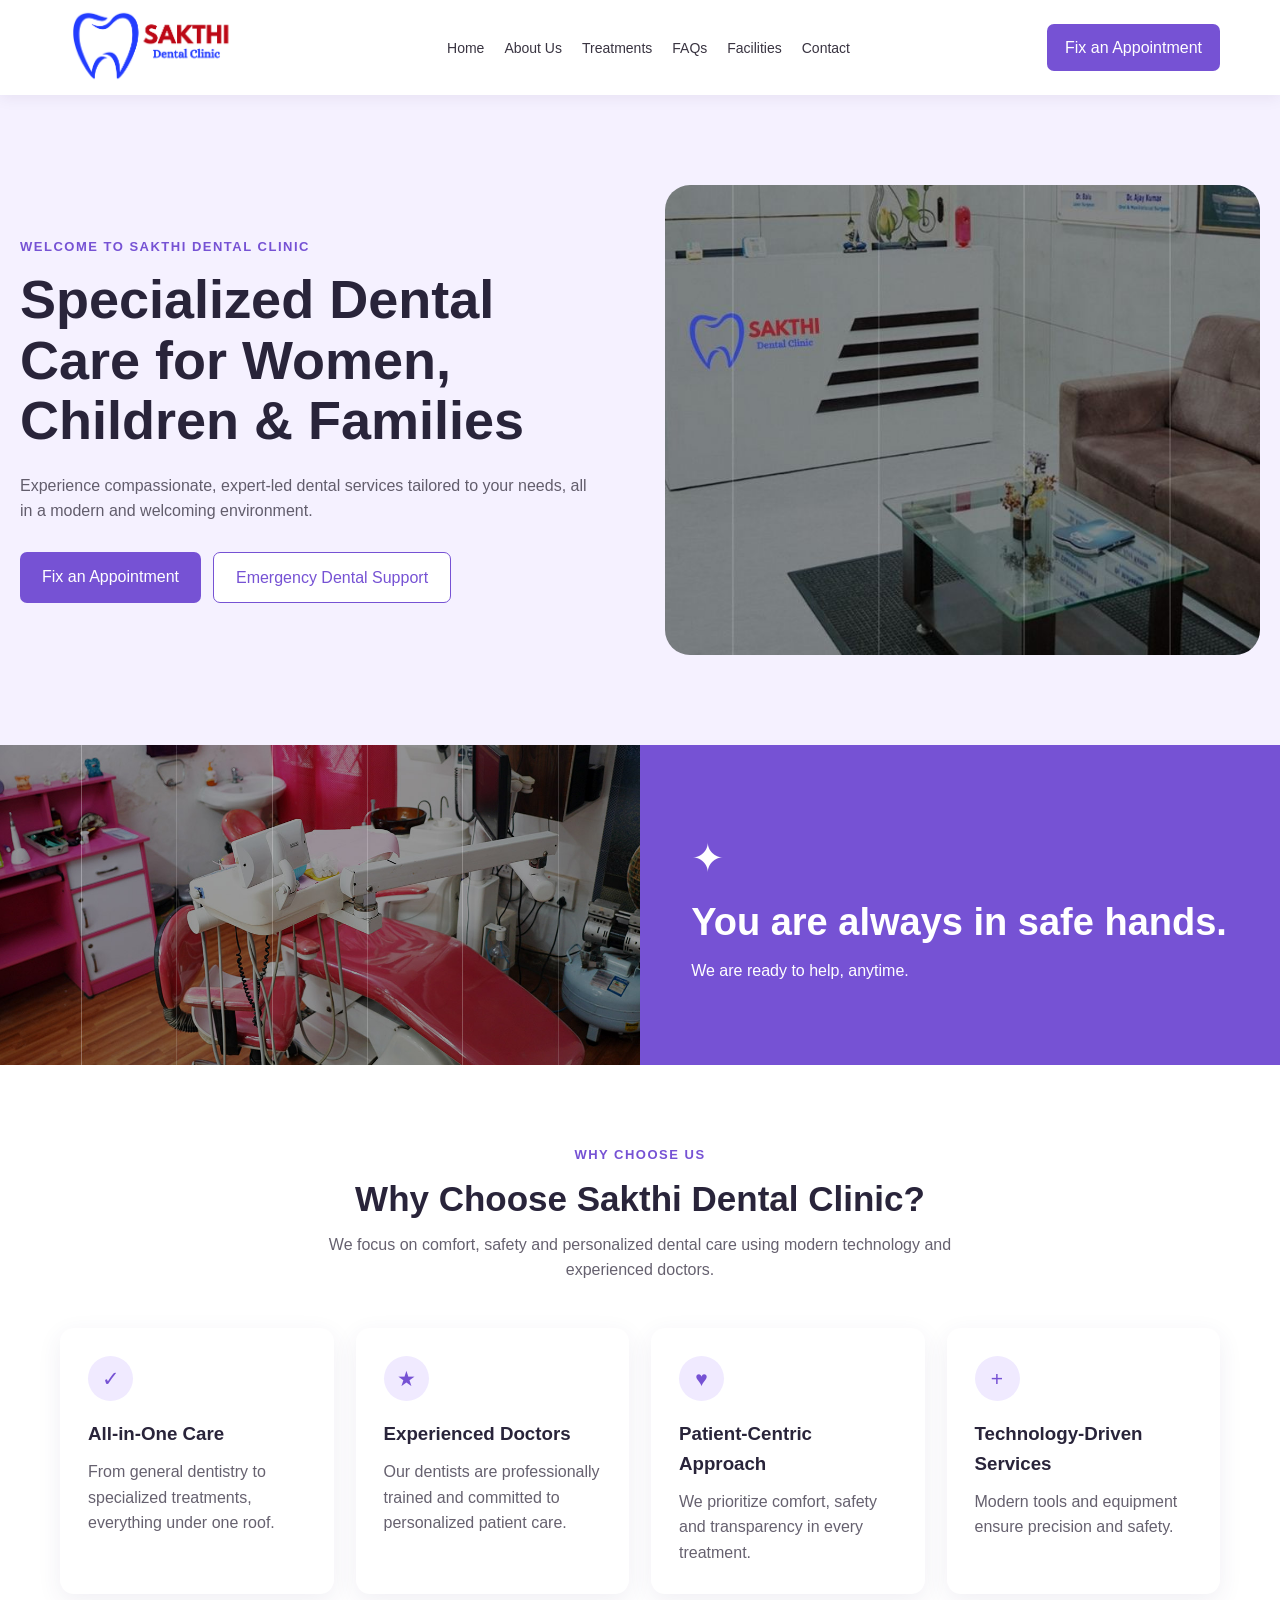
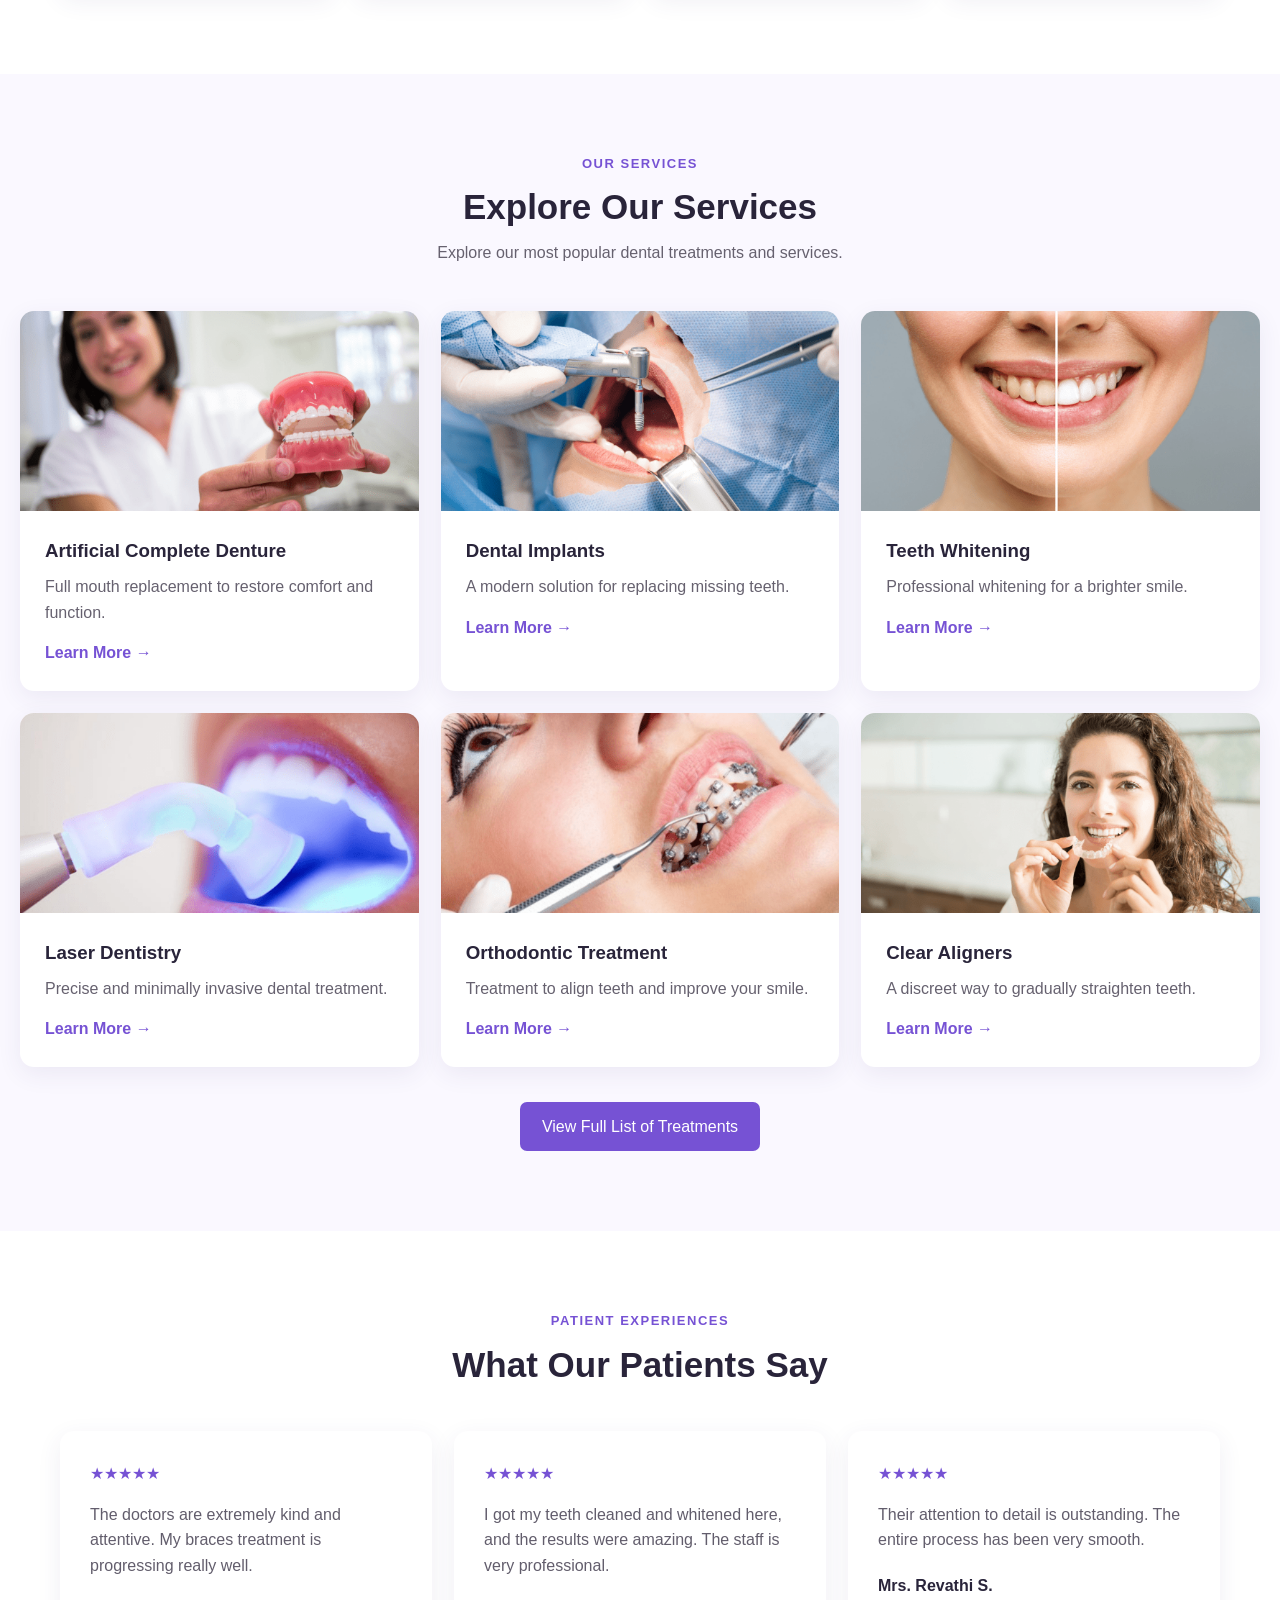
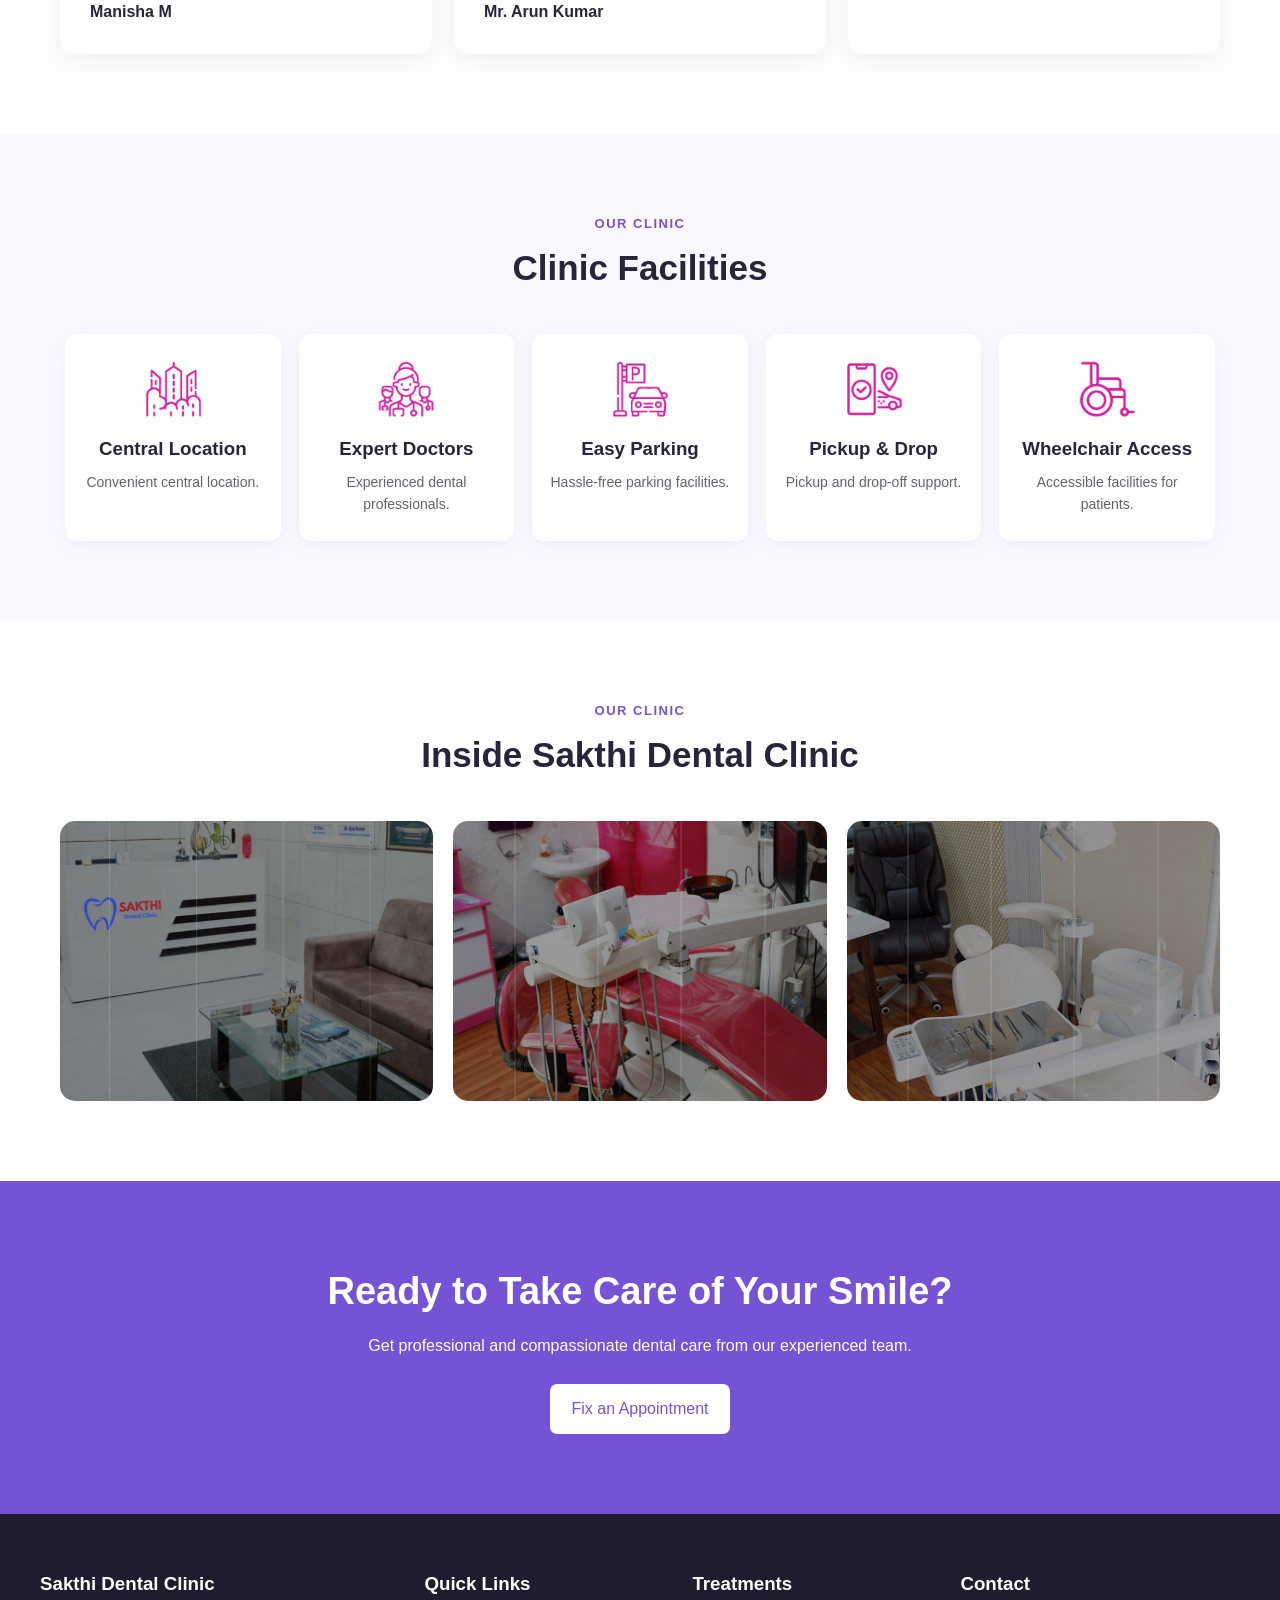
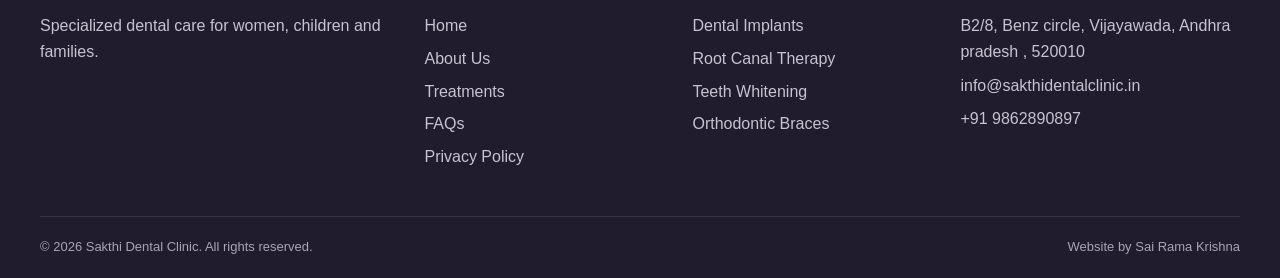
<file: index.html>
<!DOCTYPE html>
<html lang="en">

<head>

    <meta charset="UTF-8">

    <meta name="viewport"
        content="width=device-width, initial-scale=1.0">

    <title>Sakthi Dental Clinic</title>

    <meta name="description"
        content="Sakthi Dental Clinic provides quality dental care for women, children and families.">

    <link rel="stylesheet" href="style.css">

</head>

<body>

    <header>

        <nav class="navbar">

            <a href="index.html" class="logo">

                <img src="images/SDC Logo.png"
                    alt="Sakthi Dental Clinic Logo">

            </a>


            <ul class="nav-links">

                <li>
                    <a href="index.html">Home</a>
                </li>

                <li>
                    <a href="about.html">About Us</a>
                </li>

                <li>
                    <a href="treatments.html">Treatments</a>
                </li>

                <li>
                    <a href="faq.html">FAQs</a>
                </li>

                <li>
                    <a href="#facilities">Facilities</a>
                </li>

                <li>
                    <a href="contact.html">Contact</a>
                </li>

            </ul>


            <a href="contact.html" class="nav-button">
                Fix an Appointment
            </a>

        </nav>

    </header>


    <main>

        <section class="hero">

            <div class="hero-content">

                <p class="small-title">
                    WELCOME TO SAKTHI DENTAL CLINIC
                </p>

                <h1>
                    Specialized Dental Care for
                    Women, Children & Families
                </h1>

                <p>
                    Experience compassionate, expert-led dental
                    services tailored to your needs, all in a
                    modern and welcoming environment.
                </p>

                <div class="hero-buttons">

                    <a href="contact.html" class="button">
                        Fix an Appointment
                    </a>

                    <a href="tel:+919862890897"
                        class="button secondary">
                        Emergency Dental Support
                    </a>

                </div>

            </div>


            <div class="hero-image">

                <img src="images/Banner_img_1.jpg"
                    alt="Sakthi Dental Clinic">

            </div>

        </section>


        <section class="assurance">

            <div class="assurance-image">

                <img src="images/Banner_img_2.jpg"
                    alt="Dental care">

            </div>

            <div class="assurance-text">

                <div class="tooth-icon">
                    ✦
                </div>

                <h2>
                    You are always in safe hands.
                </h2>

                <p>
                    We are ready to help, anytime.
                </p>

            </div>

        </section>


        <section class="section">

            <div class="section-heading">

                <p class="small-title">
                    WHY CHOOSE US
                </p>

                <h2>
                    Why Choose Sakthi Dental Clinic?
                </h2>

                <p>
                    We focus on comfort, safety and personalized
                    dental care using modern technology and
                    experienced doctors.
                </p>

            </div>


            <div class="cards four-cards">

                <div class="card">

                    <div class="icon">✓</div>

                    <h3>
                        All-in-One Care
                    </h3>

                    <p>
                        From general dentistry to specialized
                        treatments, everything under one roof.
                    </p>

                </div>


                <div class="card">

                    <div class="icon">★</div>

                    <h3>
                        Experienced Doctors
                    </h3>

                    <p>
                        Our dentists are professionally trained
                        and committed to personalized patient care.
                    </p>

                </div>


                <div class="card">

                    <div class="icon">♥</div>

                    <h3>
                        Patient-Centric Approach
                    </h3>

                    <p>
                        We prioritize comfort, safety and
                        transparency in every treatment.
                    </p>

                </div>


                <div class="card">

                    <div class="icon">+</div>

                    <h3>
                        Technology-Driven Services
                    </h3>

                    <p>
                        Modern tools and equipment ensure
                        precision and safety.
                    </p>

                </div>

            </div>

        </section>


        <section class="section light-section">

            <div class="section-heading">

                <p class="small-title">
                    OUR SERVICES
                </p>

                <h2>
                    Explore Our Services
                </h2>

                <p>
                    Explore our most popular dental treatments
                    and services.
                </p>

            </div>


            <div class="cards three-cards">

                <div class="service-card">

                    <img src="images/Artificial Complete Denture.png"
                        alt="Artificial Complete Denture">

                    <div class="service-content">

                        <h3>
                            Artificial Complete Denture
                        </h3>

                        <p>
                            Full mouth replacement to restore
                            comfort and function.
                        </p>

                        <a href="treatments.html">
                            Learn More →
                        </a>

                    </div>

                </div>


                <div class="service-card">

                    <img src="images/Impants.png"
                        alt="Dental Implants">

                    <div class="service-content">

                        <h3>
                            Dental Implants
                        </h3>

                        <p>
                            A modern solution for replacing
                            missing teeth.
                        </p>

                        <a href="treatments.html">
                            Learn More →
                        </a>

                    </div>

                </div>


                <div class="service-card">

                    <img src="images/Bleaching.png"
                        alt="Teeth Whitening">

                    <div class="service-content">

                        <h3>
                            Teeth Whitening
                        </h3>

                        <p>
                            Professional whitening for a
                            brighter smile.
                        </p>

                        <a href="treatments.html">
                            Learn More →
                        </a>

                    </div>

                </div>


                <div class="service-card">

                    <img src="images/Laser-Surgery.png"
                        alt="Laser Dentistry">

                    <div class="service-content">

                        <h3>
                            Laser Dentistry
                        </h3>

                        <p>
                            Precise and minimally invasive
                            dental treatment.
                        </p>

                        <a href="treatments.html">
                            Learn More →
                        </a>

                    </div>

                </div>


                <div class="service-card">

                    <img src="images/Orthodonic-Treatment.png"
                        alt="Orthodontic Treatment">

                    <div class="service-content">

                        <h3>
                            Orthodontic Treatment
                        </h3>

                        <p>
                            Treatment to align teeth and
                            improve your smile.
                        </p>

                        <a href="treatments.html">
                            Learn More →
                        </a>

                    </div>

                </div>


                <div class="service-card">

                    <img src="images/Aligner.png"
                        alt="Clear Aligners">

                    <div class="service-content">

                        <h3>
                            Clear Aligners
                        </h3>

                        <p>
                            A discreet way to gradually
                            straighten teeth.
                        </p>

                        <a href="treatments.html">
                            Learn More →
                        </a>

                    </div>

                </div>

            </div>


            <div class="center-button">

                <a href="treatments.html" class="button">
                    View Full List of Treatments
                </a>

            </div>

        </section>


        <section class="section">

            <div class="section-heading">

                <p class="small-title">
                    PATIENT EXPERIENCES
                </p>

                <h2>
                    What Our Patients Say
                </h2>

            </div>


            <div class="cards three-cards">

                <div class="testimonial">

                    <div class="stars">
                        ★★★★★
                    </div>

                    <p>
                        The doctors are extremely kind and
                        attentive. My braces treatment is
                        progressing really well.
                    </p>

                    <h4>
                        Manisha M
                    </h4>

                </div>


                <div class="testimonial">

                    <div class="stars">
                        ★★★★★
                    </div>

                    <p>
                        I got my teeth cleaned and whitened
                        here, and the results were amazing.
                        The staff is very professional.
                    </p>

                    <h4>
                        Mr. Arun Kumar
                    </h4>

                </div>


                <div class="testimonial">

                    <div class="stars">
                        ★★★★★
                    </div>

                    <p>
                        Their attention to detail is outstanding.
                        The entire process has been very smooth.
                    </p>

                    <h4>
                        Mrs. Revathi S.
                    </h4>

                </div>

            </div>

        </section>


        <section id="facilities" class="section light-section">

            <div class="section-heading">

                <p class="small-title">
                    OUR CLINIC
                </p>

                <h2>
                    Clinic Facilities
                </h2>

            </div>


            <div class="facility-grid">

                <div class="facility">

                    <img src="images/Icon-city-center.png"
                        alt="Central Location">

                    <h3>
                        Central Location
                    </h3>

                    <p>
                        Convenient central location.
                    </p>

                </div>


                <div class="facility">

                    <img src="images/Icon-doctors.png"
                        alt="Experienced Doctors">

                    <h3>
                        Expert Doctors
                    </h3>

                    <p>
                        Experienced dental professionals.
                    </p>

                </div>


                <div class="facility">

                    <img src="images/Icon-parking.png"
                        alt="Parking">

                    <h3>
                        Easy Parking
                    </h3>

                    <p>
                        Hassle-free parking facilities.
                    </p>

                </div>


                <div class="facility">

                    <img src="images/Icon-pickup.png"
                        alt="Pickup and Drop">

                    <h3>
                        Pickup & Drop
                    </h3>

                    <p>
                        Pickup and drop-off support.
                    </p>

                </div>


                <div class="facility">

                    <img src="images/Icon-wheel-chair.png"
                        alt="Wheelchair Access">

                    <h3>
                        Wheelchair Access
                    </h3>

                    <p>
                        Accessible facilities for patients.
                    </p>

                </div>

            </div>

        </section>


        <section class="section">

            <div class="section-heading">

                <p class="small-title">
                    OUR CLINIC
                </p>

                <h2>
                    Inside Sakthi Dental Clinic
                </h2>

            </div>


            <div class="gallery-grid">

                <img src="images/Banner_img_1.jpg"
                    alt="Clinic reception">

                <img src="images/Banner_img_2.jpg"
                    alt="Dental treatment room">

                <img src="images/Banner_img_3.jpg"
                    alt="Dental clinic room">

            </div>

        </section>


        <section class="cta-section">

            <h2>
                Ready to Take Care of Your Smile?
            </h2>

            <p>
                Get professional and compassionate dental
                care from our experienced team.
            </p>

            <a href="contact.html"
                class="button white-button">
                Fix an Appointment
            </a>

        </section>

    </main>


    <footer>

        <div class="footer-content">

            <div>

                <h3>
                    Sakthi Dental Clinic
                </h3>

                <p>
                    Specialized dental care for women,
                    children and families.
                </p>

            </div>


            <div>

                <h3>
                    Quick Links
                </h3>

                <a href="index.html">Home</a>

                <a href="about.html">About Us</a>

                <a href="treatments.html">Treatments</a>

                <a href="faq.html">FAQs</a>

                <a href="privacy.html">Privacy Policy</a>

            </div>


            <div>

                <h3>
                    Treatments
                </h3>

                <a href="treatments.html">
                    Dental Implants
                </a>

                <a href="treatments.html">
                    Root Canal Therapy
                </a>

                <a href="treatments.html">
                    Teeth Whitening
                </a>

                <a href="treatments.html">
                    Orthodontic Braces
                </a>

            </div>


            <div>

                <h3>
                    Contact
                </h3>

                <p>
                    B2/8, Benz circle, Vijayawada,
                      Andhra pradesh  , 520010
                </p>

                <p>
                    info@sakthidentalclinic.in
                </p>

                <p>
                    +91 9862890897
                </p>

            </div>

        </div>


        <div class="copyright">

            <p>
                © 2026 Sakthi Dental Clinic.
                All rights reserved.
            </p>

            <p>
                Website by Sai Rama Krishna
            </p>

        </div>

    </footer>


    <script src="script.js"></script>

</body>

</html>
</file>
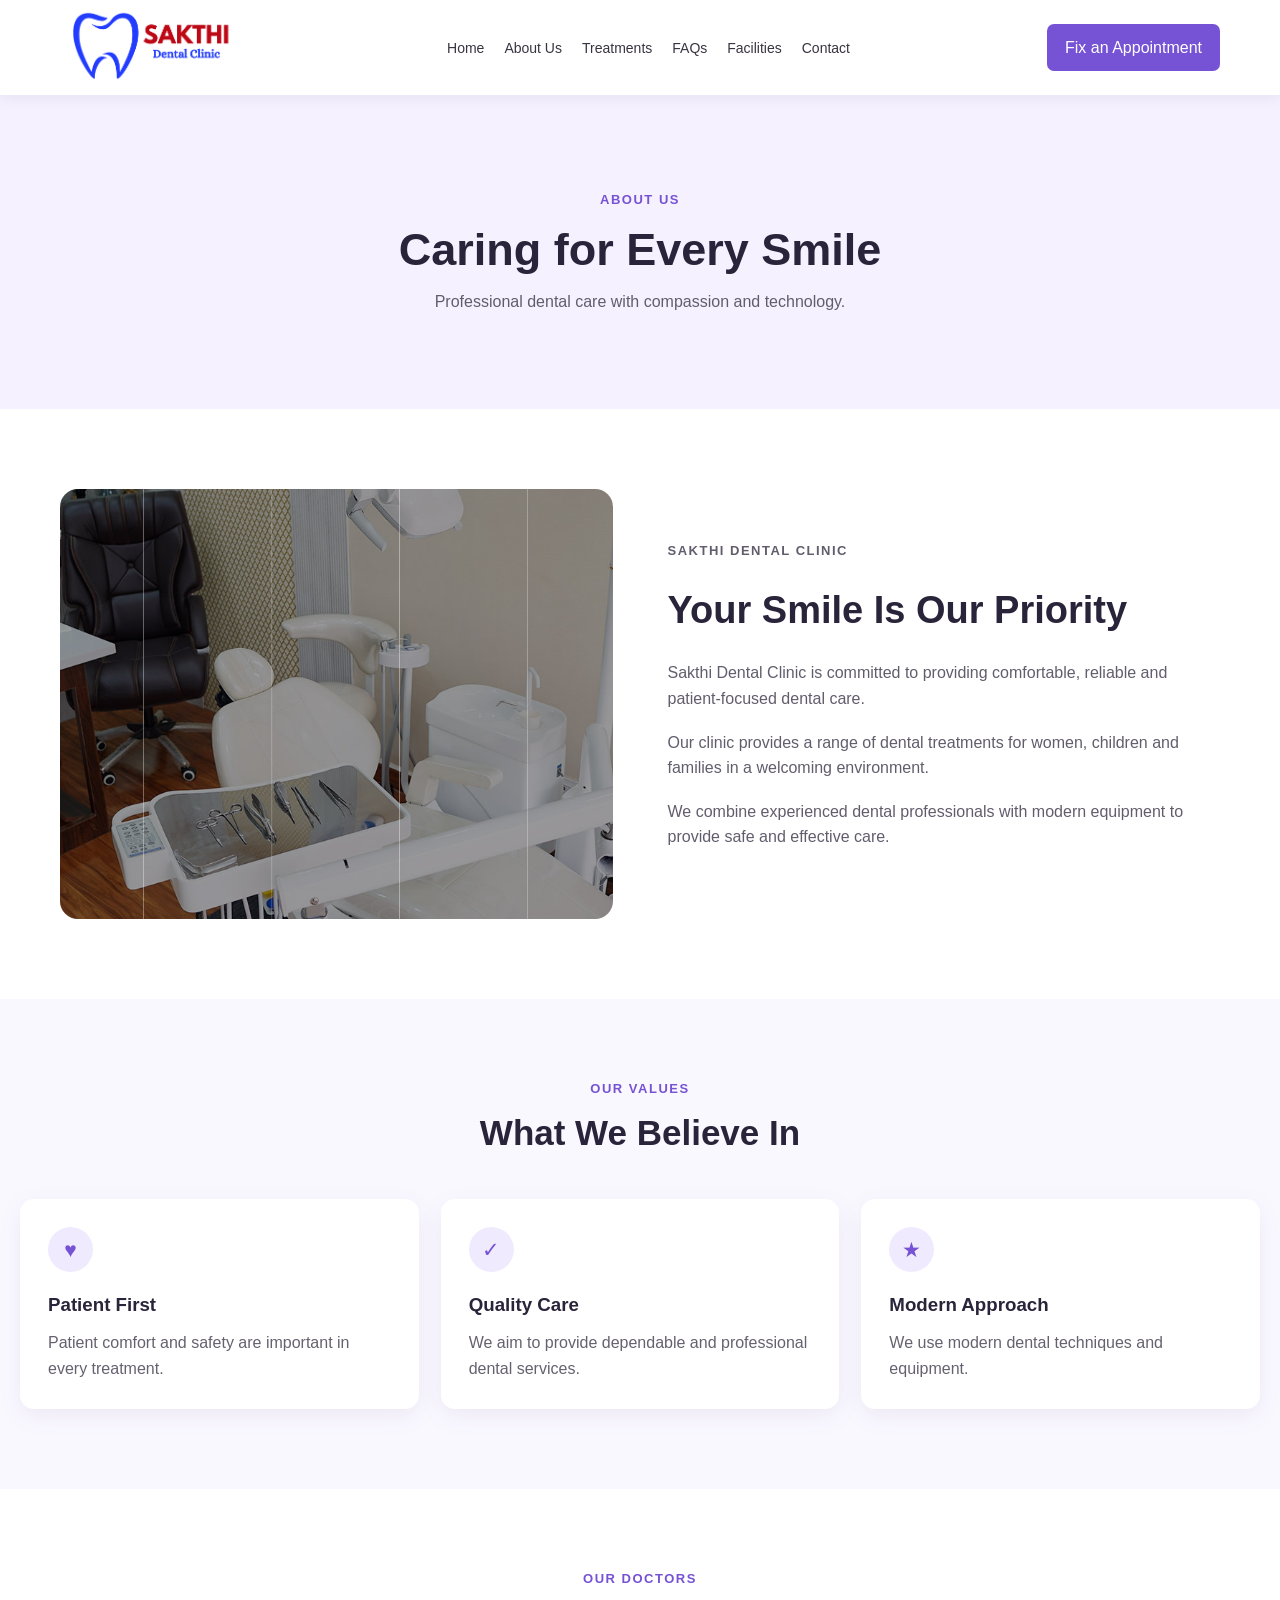
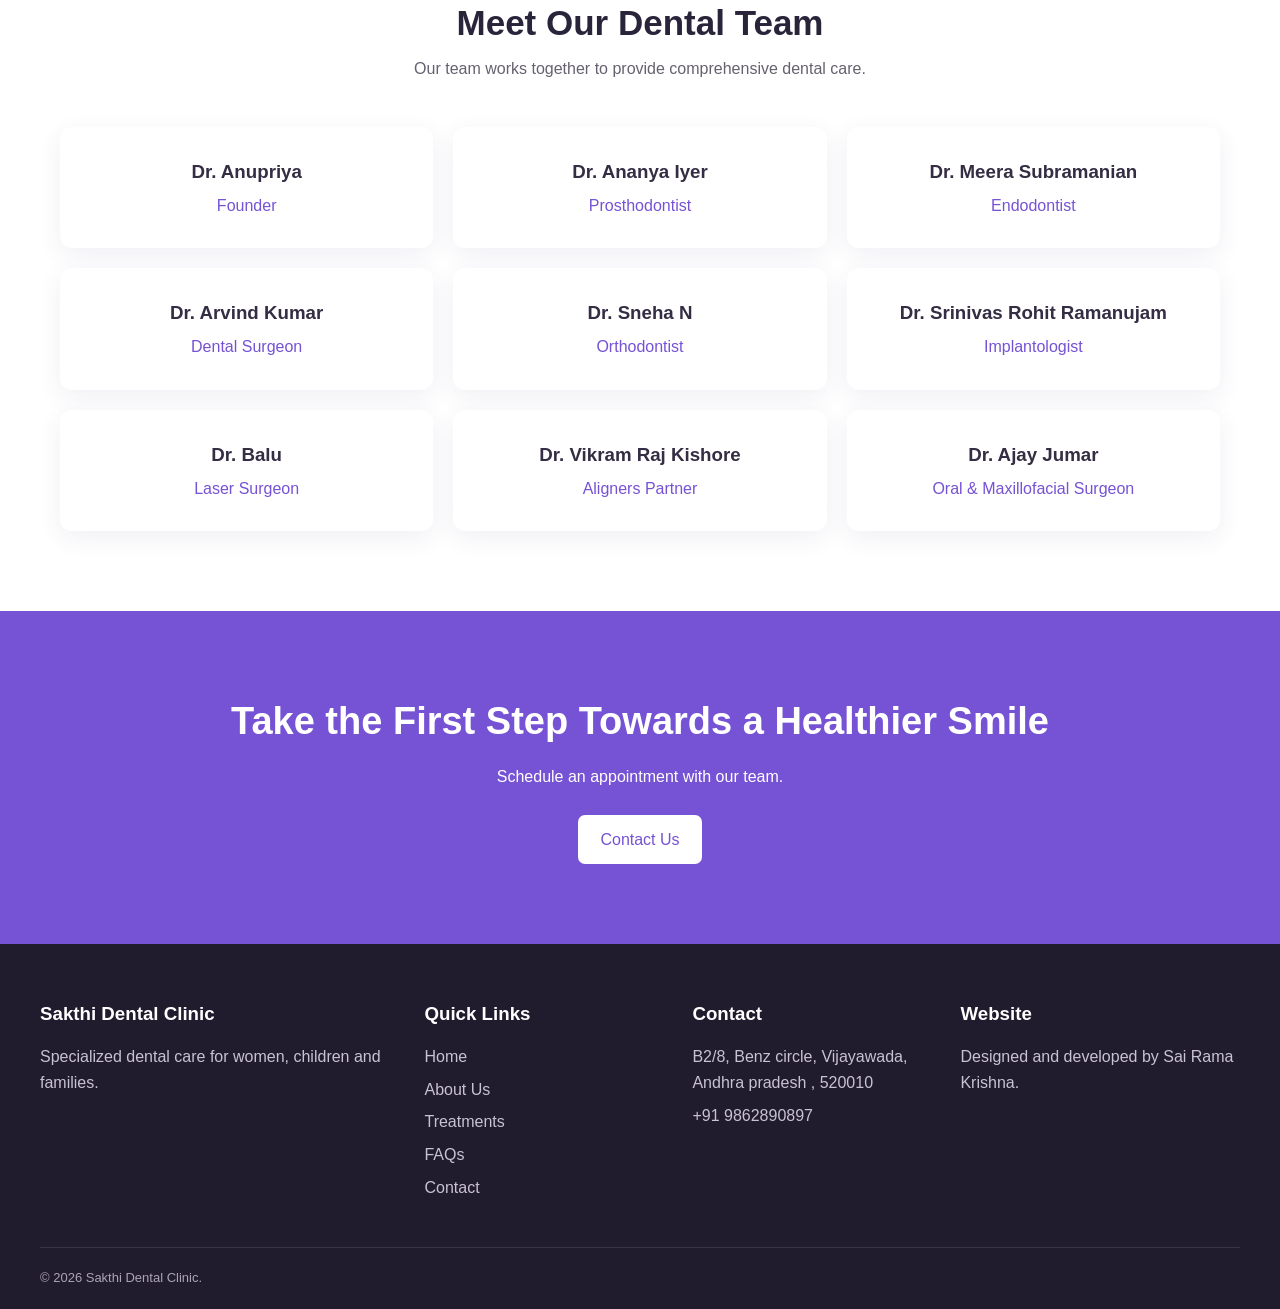
<file: about.html>
<!DOCTYPE html>
<html lang="en">

<head>

    <meta charset="UTF-8">

    <meta name="viewport"
        content="width=device-width, initial-scale=1.0">

    <title>About Us | Sakthi Dental Clinic</title>

    <link rel="stylesheet" href="style.css">

</head>

<body>

    <header>

        <nav class="navbar">

            <a href="index.html" class="logo">

                <img src="images/SDC Logo.png"
                    alt="Sakthi Dental Clinic Logo">

            </a>


            <ul class="nav-links">

                <li>
                    <a href="index.html">Home</a>
                </li>

                <li>
                    <a href="about.html">About Us</a>
                </li>

                <li>
                    <a href="treatments.html">Treatments</a>
                </li>

                <li>
                    <a href="faq.html">FAQs</a>
                </li>

                <li>
                    <a href="index.html#facilities">
                        Facilities
                    </a>
                </li>

                <li>
                    <a href="contact.html">Contact</a>
                </li>

            </ul>


            <a href="contact.html"
                class="nav-button">
                Fix an Appointment
            </a>

        </nav>

    </header>


    <main>

        <section class="page-header">

            <p class="small-title">
                ABOUT US
            </p>

            <h1>
                Caring for Every Smile
            </h1>

            <p>
                Professional dental care with
                compassion and technology.
            </p>

        </section>


        <section class="section about-section">

            <div class="about-image">

                <img src="images/Banner_img_3.jpg"
                    alt="Sakthi Dental Clinic">

            </div>


            <div class="about-content">

                <p class="small-title">
                    SAKTHI DENTAL CLINIC
                </p>

                <h2>
                    Your Smile Is Our Priority
                </h2>

                <p>
                    Sakthi Dental Clinic is committed to
                    providing comfortable, reliable and
                    patient-focused dental care.
                </p>

                <p>
                    Our clinic provides a range of dental
                    treatments for women, children and
                    families in a welcoming environment.
                </p>

                <p>
                    We combine experienced dental
                    professionals with modern equipment
                    to provide safe and effective care.
                </p>

            </div>

        </section>


        <section class="section light-section">

            <div class="section-heading">

                <p class="small-title">
                    OUR VALUES
                </p>

                <h2>
                    What We Believe In
                </h2>

            </div>


            <div class="cards three-cards">

                <div class="card">

                    <div class="icon">
                        ♥
                    </div>

                    <h3>
                        Patient First
                    </h3>

                    <p>
                        Patient comfort and safety are
                        important in every treatment.
                    </p>

                </div>


                <div class="card">

                    <div class="icon">
                        ✓
                    </div>

                    <h3>
                        Quality Care
                    </h3>

                    <p>
                        We aim to provide dependable
                        and professional dental services.
                    </p>

                </div>


                <div class="card">

                    <div class="icon">
                        ★
                    </div>

                    <h3>
                        Modern Approach
                    </h3>

                    <p>
                        We use modern dental techniques
                        and equipment.
                    </p>

                </div>

            </div>

        </section>


        <section class="section">

            <div class="section-heading">

                <p class="small-title">
                    OUR DOCTORS
                </p>

                <h2>
                    Meet Our Dental Team
                </h2>

                <p>
                    Our team works together to provide
                    comprehensive dental care.
                </p>

            </div>


            <div class="doctor-grid">

                <div class="doctor-card">
                    <h3>Dr. Anupriya</h3>
                    <p>Founder</p>
                </div>

                <div class="doctor-card">
                    <h3>Dr. Ananya Iyer</h3>
                    <p>Prosthodontist</p>
                </div>

                <div class="doctor-card">
                    <h3>Dr. Meera Subramanian</h3>
                    <p>Endodontist</p>
                </div>

                <div class="doctor-card">
                    <h3>Dr. Arvind Kumar</h3>
                    <p>Dental Surgeon</p>
                </div>

                <div class="doctor-card">
                    <h3>Dr. Sneha N</h3>
                    <p>Orthodontist</p>
                </div>

                <div class="doctor-card">
                    <h3>Dr. Srinivas Rohit Ramanujam</h3>
                    <p>Implantologist</p>
                </div>

                <div class="doctor-card">
                    <h3>Dr. Balu</h3>
                    <p>Laser Surgeon</p>
                </div>

                <div class="doctor-card">
                    <h3>Dr. Vikram Raj Kishore</h3>
                    <p>Aligners Partner</p>
                </div>

                <div class="doctor-card">
                    <h3>Dr. Ajay Jumar</h3>
                    <p>Oral & Maxillofacial Surgeon</p>
                </div>

            </div>

        </section>


        <section class="cta-section">

            <h2>
                Take the First Step Towards a
                Healthier Smile
            </h2>

            <p>
                Schedule an appointment with our team.
            </p>

            <a href="contact.html"
                class="button white-button">
                Contact Us
            </a>

        </section>

    </main>


    <footer>

        <div class="footer-content">

            <div>

                <h3>
                    Sakthi Dental Clinic
                </h3>

                <p>
                    Specialized dental care for women,
                    children and families.
                </p>

            </div>


            <div>

                <h3>
                    Quick Links
                </h3>

                <a href="index.html">Home</a>

                <a href="about.html">About Us</a>

                <a href="treatments.html">Treatments</a>

                <a href="faq.html">FAQs</a>

                <a href="contact.html">Contact</a>

            </div>


            <div>

                <h3>
                    Contact
                </h3>

                <p>
                 B2/8, Benz circle, Vijayawada,
                      Andhra pradesh  , 520010
                </p>

                <p>
                    +91 9862890897
                </p>

            </div>


            <div>

                <h3>
                    Website
                </h3>

                <p>
                    Designed and developed by
                    Sai Rama Krishna.
                </p>

            </div>

        </div>


        <div class="copyright">

            <p>
                © 2026 Sakthi Dental Clinic.
            </p>

        </div>

    </footer>


    <script src="script.js"></script>

</body>

</html>
</file>
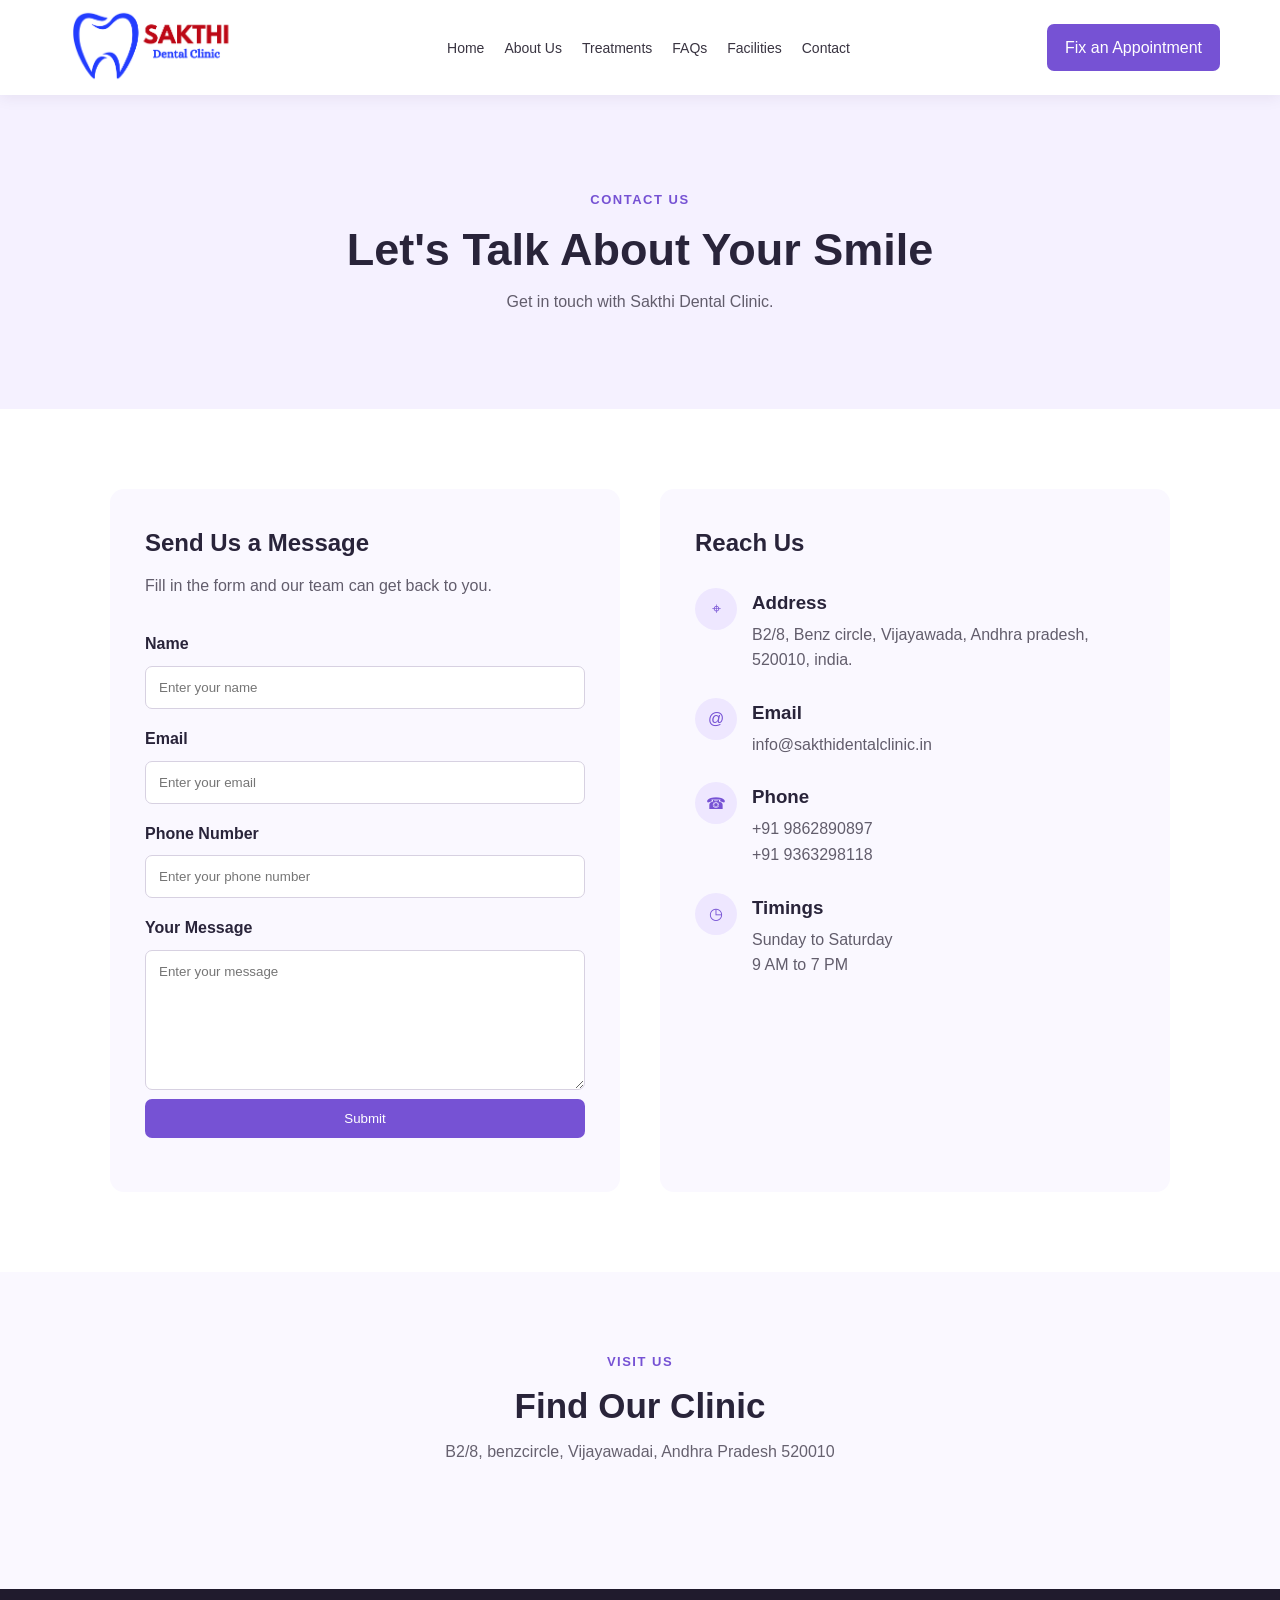
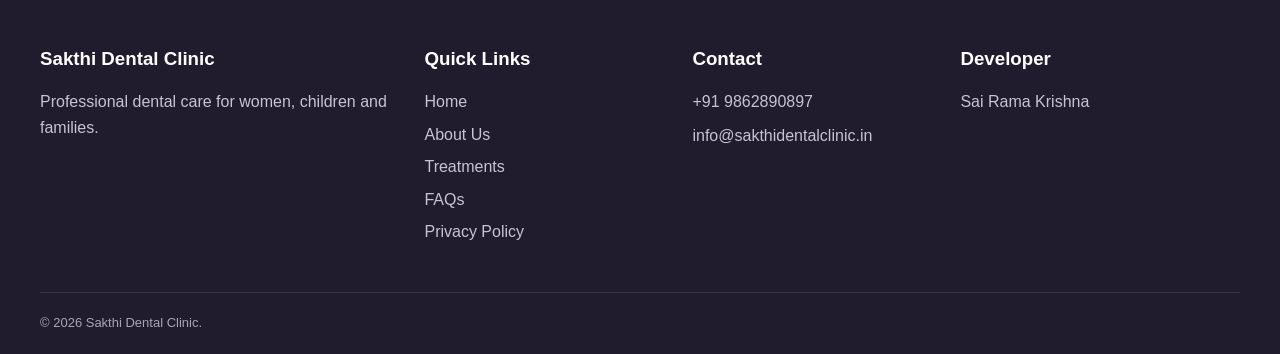
<file: contact.html>
<!DOCTYPE html>
<html lang="en">

<head>

    <meta charset="UTF-8">

    <meta name="viewport"
        content="width=device-width, initial-scale=1.0">

    <title>Contact | Sakthi Dental Clinic</title>

    <link rel="stylesheet" href="style.css">

</head>

<body>

    <header>

        <nav class="navbar">

            <a href="index.html" class="logo">

                <img src="images/SDC Logo.png"
                    alt="Sakthi Dental Clinic Logo">

            </a>


            <ul class="nav-links">

                <li>
                    <a href="index.html">Home</a>
                </li>

                <li>
                    <a href="about.html">About Us</a>
                </li>

                <li>
                    <a href="treatments.html">
                        Treatments
                    </a>
                </li>

                <li>
                    <a href="faq.html">FAQs</a>
                </li>

                <li>
                    <a href="index.html#facilities">
                        Facilities
                    </a>
                </li>

                <li>
                    <a href="contact.html">Contact</a>
                </li>

            </ul>


            <a href="contact.html"
                class="nav-button">
                Fix an Appointment
            </a>

        </nav>

    </header>


    <main>

        <section class="page-header">

            <p class="small-title">
                CONTACT US
            </p>

            <h1>
                Let's Talk About Your Smile
            </h1>

            <p>
                Get in touch with Sakthi Dental Clinic.
            </p>

        </section>


        <section class="contact-section">


            <div class="contact-form">

                <h2>
                    Send Us a Message
                </h2>

                <p>
                    Fill in the form and our team
                    can get back to you.
                </p>


                <form id="contactForm">

                    <label for="name">
                        Name
                    </label>

                    <input
                        type="text"
                        id="name"
                        placeholder="Enter your name"
                    >


                    <label for="email">
                        Email
                    </label>

                    <input
                        type="email"
                        id="email"
                        placeholder="Enter your email"
                    >


                    <label for="phone">
                        Phone Number
                    </label>

                    <input
                        type="text"
                        id="phone"
                        placeholder="Enter your phone number"
                    >


                    <label for="message">
                        Your Message
                    </label>

                    <textarea
                        id="message"
                        placeholder="Enter your message"
                    ></textarea>


                    <button
                        type="submit"
                        class="button">

                        Submit

                    </button>


                    <p id="formMessage"></p>

                </form>

            </div>


            <div class="contact-info">

                <h2>
                    Reach Us
                </h2>


                <div class="contact-item">

                    <span class="contact-icon">
                        ⌖
                    </span>

                    <div>

                        <h3>
                            Address
                        </h3>

                        <p>
                         B2/8, Benz circle, Vijayawada,
                      Andhra pradesh, 520010, india.
                        </p>

                    </div>

                </div>


                <div class="contact-item">

                    <span class="contact-icon">
                        @
                    </span>

                    <div>

                        <h3>
                            Email
                        </h3>

                        <p>
                            info@sakthidentalclinic.in
                        </p>

                    </div>

                </div>


                <div class="contact-item">

                    <span class="contact-icon">
                        ☎
                    </span>

                    <div>

                        <h3>
                            Phone
                        </h3>

                        <p>
                            +91 9862890897
                        </p>

                        <p>
                            +91 9363298118
                        </p>

                    </div>

                </div>


                <div class="contact-item">

                    <span class="contact-icon">
                        ◷
                    </span>

                    <div>

                        <h3>
                            Timings
                        </h3>

                        <p>
                            Sunday to Saturday
                        </p>

                        <p>
                            9 AM to 7 PM
                        </p>

                    </div>

                </div>

            </div>

        </section>


        <section class="section light-section">

            <div class="section-heading">

                <p class="small-title">
                    VISIT US
                </p>

                <h2>
                    Find Our Clinic
                </h2>

                <p>
                    B2/8, benzcircle, Vijayawadai,
                     Andhra Pradesh 520010
                </p>

            </div>

        </section>

    </main>


    <footer>

        <div class="footer-content">

            <div>

                <h3>
                    Sakthi Dental Clinic
                </h3>

                <p>
                    Professional dental care for
                    women, children and families.
                </p>

            </div>


            <div>

                <h3>
                    Quick Links
                </h3>

                <a href="index.html">Home</a>

                <a href="about.html">About Us</a>

                <a href="treatments.html">Treatments</a>

                <a href="faq.html">FAQs</a>

                <a href="privacy.html">Privacy Policy</a>

            </div>


            <div>

                <h3>
                    Contact
                </h3>

                <p>
                    +91 9862890897
                </p>

                <p>
                    info@sakthidentalclinic.in
                </p>

            </div>


            <div>

                <h3>
                    Developer
                </h3>

                <p>
                    Sai Rama Krishna
                </p>

            </div>

        </div>


        <div class="copyright">

            <p>
                © 2026 Sakthi Dental Clinic.
            </p>

        </div>

    </footer>


    <script src="script.js"></script>

</body>

</html>
</file>
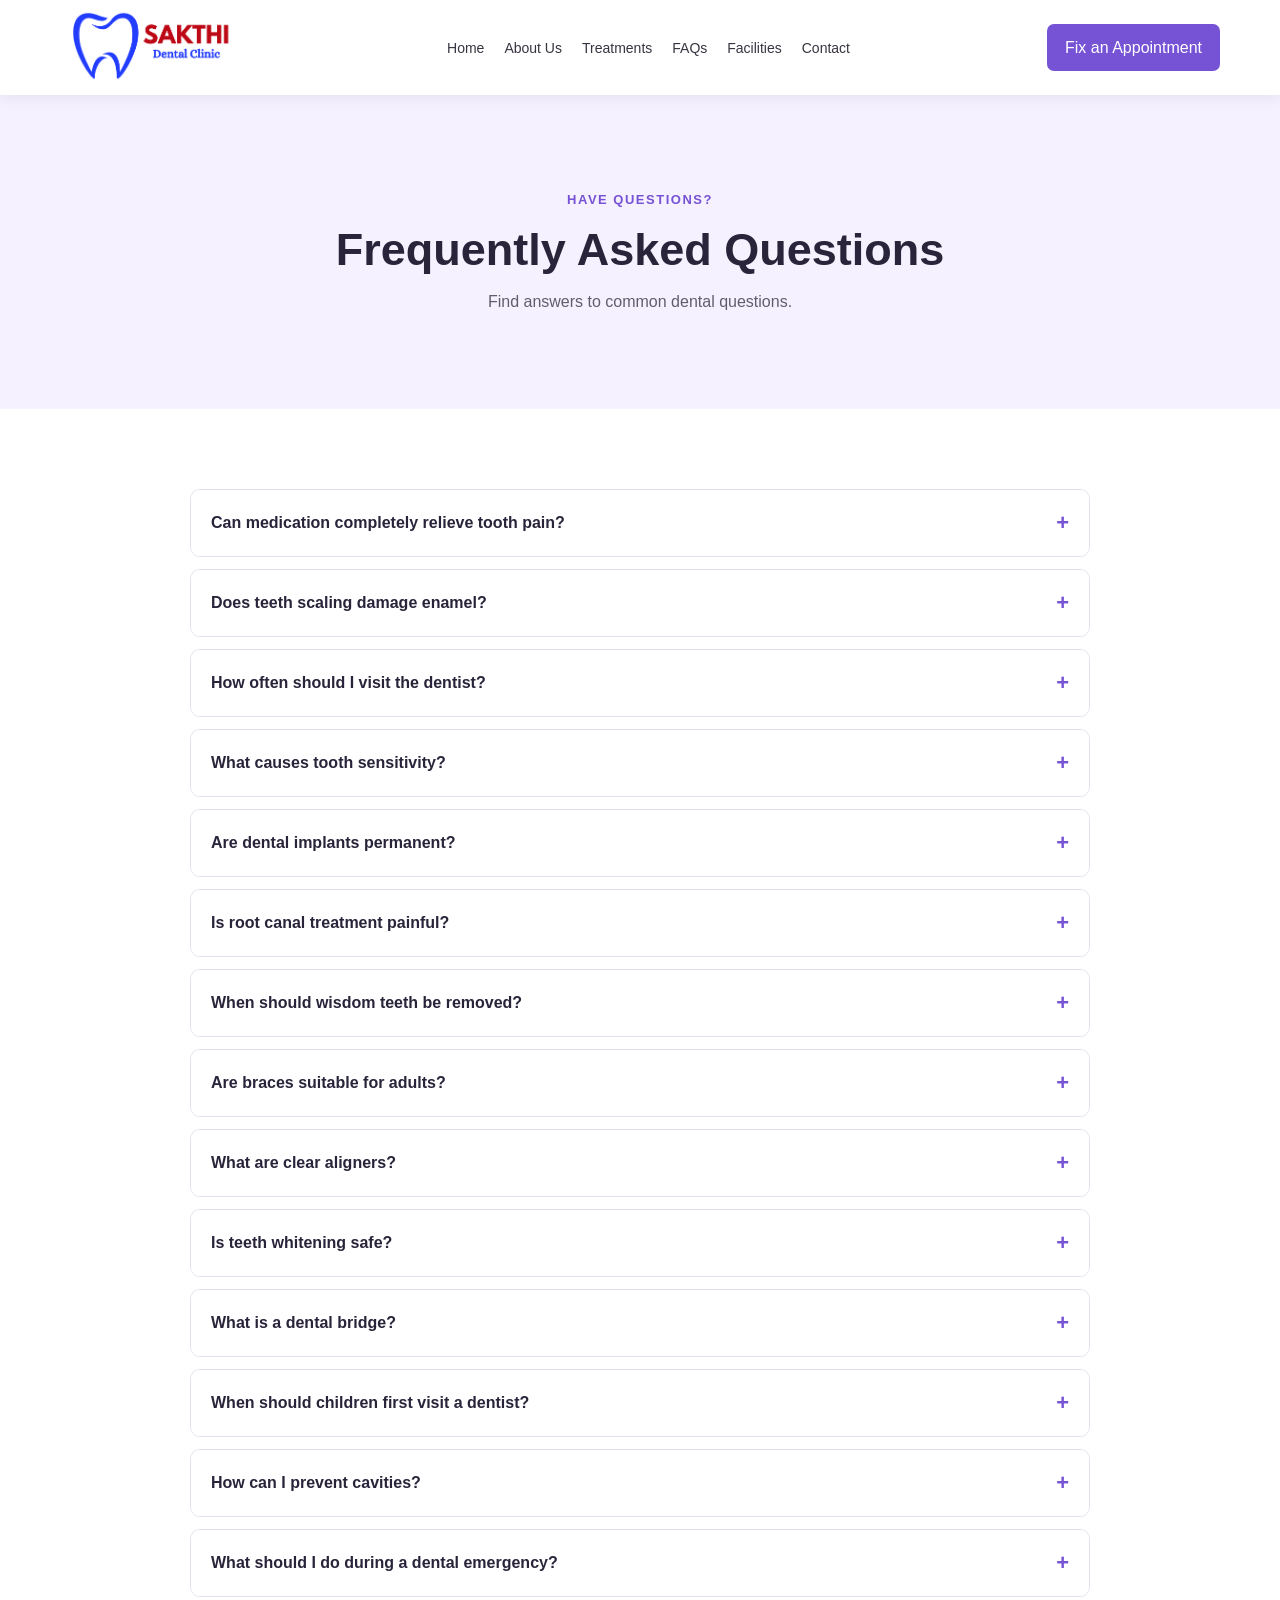
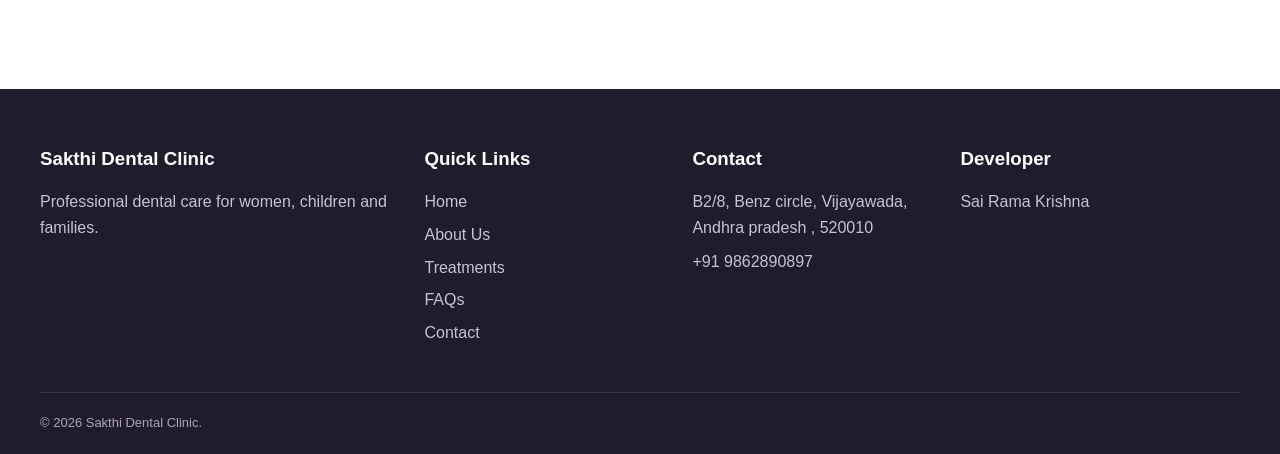
<file: faq.html>
<!DOCTYPE html>
<html lang="en">

<head>

    <meta charset="UTF-8">

    <meta name="viewport"
        content="width=device-width, initial-scale=1.0">

    <title>FAQs | Sakthi Dental Clinic</title>

    <link rel="stylesheet" href="style.css">

</head>

<body>

    <header>

        <nav class="navbar">

            <a href="index.html" class="logo">

                <img src="images/SDC Logo.png"
                    alt="Sakthi Dental Clinic Logo">

            </a>


            <ul class="nav-links">

                <li>
                    <a href="index.html">Home</a>
                </li>

                <li>
                    <a href="about.html">About Us</a>
                </li>

                <li>
                    <a href="treatments.html">
                        Treatments
                    </a>
                </li>

                <li>
                    <a href="faq.html">FAQs</a>
                </li>

                <li>
                    <a href="index.html#facilities">
                        Facilities
                    </a>
                </li>

                <li>
                    <a href="contact.html">Contact</a>
                </li>

            </ul>


            <a href="contact.html"
                class="nav-button">
                Fix an Appointment
            </a>

        </nav>

    </header>


    <main>

        <section class="page-header">

            <p class="small-title">
                HAVE QUESTIONS?
            </p>

            <h1>
                Frequently Asked Questions
            </h1>

            <p>
                Find answers to common dental questions.
            </p>

        </section>


        <section class="section">

            <div class="faq-container">


                <div class="faq-item">

                    <button class="faq-question">

                        Can medication completely
                        relieve tooth pain?

                        <span>+</span>

                    </button>

                    <div class="faq-answer">

                        <p>
                            Medication may provide temporary
                            relief, but long-term relief
                            requires identifying and treating
                            the underlying cause.
                        </p>

                    </div>

                </div>


                <div class="faq-item">

                    <button class="faq-question">

                        Does teeth scaling damage enamel?

                        <span>+</span>

                    </button>

                    <div class="faq-answer">

                        <p>
                            Professional scaling is designed
                            to remove plaque and tartar from
                            the teeth and gum line.
                        </p>

                    </div>

                </div>


                <div class="faq-item">

                    <button class="faq-question">

                        How often should I visit
                        the dentist?

                        <span>+</span>

                    </button>

                    <div class="faq-answer">

                        <p>
                            Regular dental check-ups help
                            identify problems early. Your
                            dentist can recommend an interval
                            based on your individual needs.
                        </p>

                    </div>

                </div>


                <div class="faq-item">

                    <button class="faq-question">

                        What causes tooth sensitivity?

                        <span>+</span>

                    </button>

                    <div class="faq-answer">

                        <p>
                            Sensitivity can have several causes,
                            including exposed tooth surfaces,
                            gum recession and tooth wear.
                        </p>

                    </div>

                </div>


                <div class="faq-item">

                    <button class="faq-question">

                        Are dental implants permanent?

                        <span>+</span>

                    </button>

                    <div class="faq-answer">

                        <p>
                            Dental implants are designed as
                            long-term tooth replacement options.
                            Their lifespan depends on oral
                            hygiene, health and maintenance.
                        </p>

                    </div>

                </div>


                <div class="faq-item">

                    <button class="faq-question">

                        Is root canal treatment painful?

                        <span>+</span>

                    </button>

                    <div class="faq-answer">

                        <p>
                            Modern root canal treatment is
                            generally performed using local
                            anaesthesia to keep the procedure
                            comfortable.
                        </p>

                    </div>

                </div>


                <div class="faq-item">

                    <button class="faq-question">

                        When should wisdom teeth
                        be removed?

                        <span>+</span>

                    </button>

                    <div class="faq-answer">

                        <p>
                            Removal may be recommended when
                            wisdom teeth cause pain, infection,
                            damage or other dental problems.
                        </p>

                    </div>

                </div>


                <div class="faq-item">

                    <button class="faq-question">

                        Are braces suitable for adults?

                        <span>+</span>

                    </button>

                    <div class="faq-answer">

                        <p>
                            Orthodontic treatment can be
                            considered for adults as well as
                            younger patients after an assessment.
                        </p>

                    </div>

                </div>


                <div class="faq-item">

                    <button class="faq-question">

                        What are clear aligners?

                        <span>+</span>

                    </button>

                    <div class="faq-answer">

                        <p>
                            Clear aligners are removable
                            transparent trays designed to
                            gradually move teeth.
                        </p>

                    </div>

                </div>


                <div class="faq-item">

                    <button class="faq-question">

                        Is teeth whitening safe?

                        <span>+</span>

                    </button>

                    <div class="faq-answer">

                        <p>
                            Professional whitening should be
                            carried out after evaluating the
                            condition of the teeth and gums.
                        </p>

                    </div>

                </div>


                <div class="faq-item">

                    <button class="faq-question">

                        What is a dental bridge?

                        <span>+</span>

                    </button>

                    <div class="faq-answer">

                        <p>
                            A dental bridge is a fixed
                            restoration used to replace one
                            or more missing teeth.
                        </p>

                    </div>

                </div>


                <div class="faq-item">

                    <button class="faq-question">

                        When should children first
                        visit a dentist?

                        <span>+</span>

                    </button>

                    <div class="faq-answer">

                        <p>
                            Early dental visits help children
                            become comfortable with dental care
                            and allow problems to be identified.
                        </p>

                    </div>

                </div>


                <div class="faq-item">

                    <button class="faq-question">

                        How can I prevent cavities?

                        <span>+</span>

                    </button>

                    <div class="faq-answer">

                        <p>
                            Regular brushing, cleaning between
                            teeth, balanced eating habits and
                            dental check-ups can help reduce
                            the risk of cavities.
                        </p>

                    </div>

                </div>


                <div class="faq-item">

                    <button class="faq-question">

                        What should I do during
                        a dental emergency?

                        <span>+</span>

                    </button>

                    <div class="faq-answer">

                        <p>
                            Contact a dental professional as
                            soon as possible, especially when
                            severe pain, injury or swelling is
                            present.
                        </p>

                    </div>

                </div>

            </div>

        </section>

    </main>


    <footer>

        <div class="footer-content">

            <div>

                <h3>
                    Sakthi Dental Clinic
                </h3>

                <p>
                    Professional dental care for
                    women, children and families.
                </p>

            </div>


            <div>

                <h3>
                    Quick Links
                </h3>

                <a href="index.html">Home</a>

                <a href="about.html">About Us</a>

                <a href="treatments.html">Treatments</a>

                <a href="faq.html">FAQs</a>

                <a href="contact.html">Contact</a>

            </div>


            <div>

                <h3>
                    Contact
                </h3>

                <p>
                    B2/8, Benz circle, Vijayawada,
                      Andhra pradesh  , 520010
                </p>

                <p>
                    +91 9862890897
                </p>

            </div>


            <div>

                <h3>
                    Developer
                </h3>

                <p>
                    Sai Rama Krishna
                </p>

            </div>

        </div>


        <div class="copyright">

            <p>
                © 2026 Sakthi Dental Clinic.
            </p>

        </div>

    </footer>


    <script src="script.js"></script>

</body>

</html>
</file>
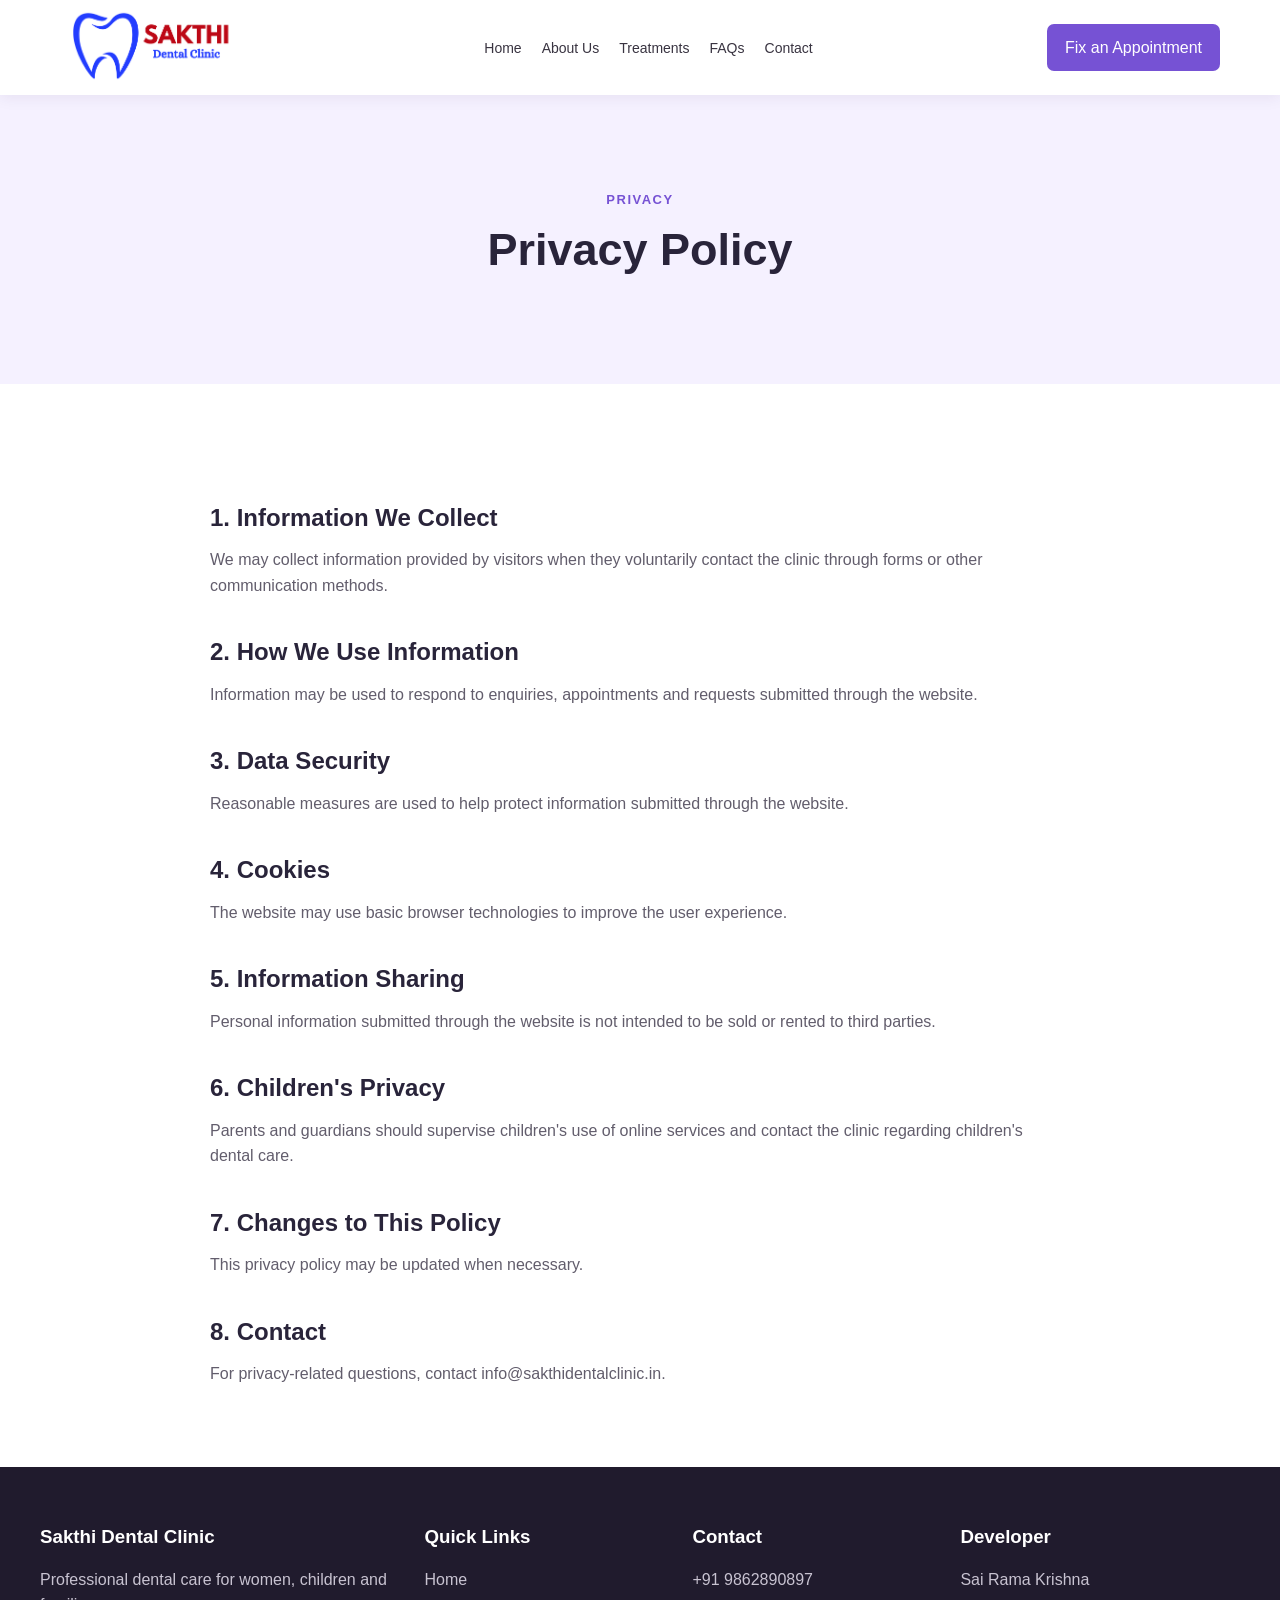
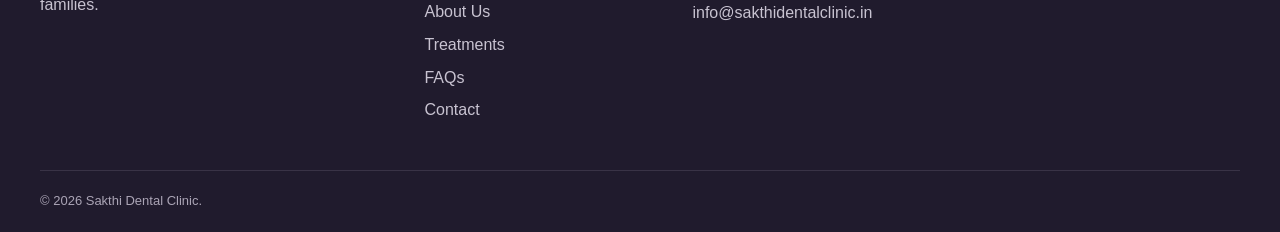
<file: privacy.html>
<!DOCTYPE html>
<html lang="en">

<head>

    <meta charset="UTF-8">

    <meta name="viewport"
        content="width=device-width, initial-scale=1.0">

    <title>Privacy Policy | Sakthi Dental Clinic</title>

    <link rel="stylesheet" href="style.css">

</head>

<body>

    <header>

        <nav class="navbar">

            <a href="index.html" class="logo">

                <img src="images/SDC Logo.png"
                    alt="Sakthi Dental Clinic Logo">

            </a>


            <ul class="nav-links">

                <li>
                    <a href="index.html">Home</a>
                </li>

                <li>
                    <a href="about.html">About Us</a>
                </li>

                <li>
                    <a href="treatments.html">
                        Treatments
                    </a>
                </li>

                <li>
                    <a href="faq.html">FAQs</a>
                </li>

                <li>
                    <a href="contact.html">Contact</a>
                </li>

            </ul>


            <a href="contact.html"
                class="nav-button">
                Fix an Appointment
            </a>

        </nav>

    </header>


    <main>

        <section class="page-header">

            <p class="small-title">
                PRIVACY
            </p>

            <h1>
                Privacy Policy
            </h1>

        </section>


        <section class="policy">

            <h2>
                1. Information We Collect
            </h2>

            <p>
                We may collect information provided by
                visitors when they voluntarily contact
                the clinic through forms or other
                communication methods.
            </p>


            <h2>
                2. How We Use Information
            </h2>

            <p>
                Information may be used to respond to
                enquiries, appointments and requests
                submitted through the website.
            </p>


            <h2>
                3. Data Security
            </h2>

            <p>
                Reasonable measures are used to help
                protect information submitted through
                the website.
            </p>


            <h2>
                4. Cookies
            </h2>

            <p>
                The website may use basic browser
                technologies to improve the user
                experience.
            </p>


            <h2>
                5. Information Sharing
            </h2>

            <p>
                Personal information submitted through
                the website is not intended to be sold
                or rented to third parties.
            </p>


            <h2>
                6. Children's Privacy
            </h2>

            <p>
                Parents and guardians should supervise
                children's use of online services and
                contact the clinic regarding children's
                dental care.
            </p>


            <h2>
                7. Changes to This Policy
            </h2>

            <p>
                This privacy policy may be updated
                when necessary.
            </p>


            <h2>
                8. Contact
            </h2>

            <p>
                For privacy-related questions, contact
                info@sakthidentalclinic.in.
            </p>

        </section>

    </main>


    <footer>

        <div class="footer-content">

            <div>

                <h3>
                    Sakthi Dental Clinic
                </h3>

                <p>
                    Professional dental care for
                    women, children and families.
                </p>

            </div>


            <div>

                <h3>
                    Quick Links
                </h3>

                <a href="index.html">Home</a>

                <a href="about.html">About Us</a>

                <a href="treatments.html">Treatments</a>

                <a href="faq.html">FAQs</a>

                <a href="contact.html">Contact</a>

            </div>


            <div>

                <h3>
                    Contact
                </h3>

                <p>
                    +91 9862890897
                </p>

                <p>
                    info@sakthidentalclinic.in
                </p>

            </div>


            <div>

                <h3>
                    Developer
                </h3>

                <p>
                    Sai Rama Krishna
                </p>

            </div>

        </div>


        <div class="copyright">

            <p>
                © 2026 Sakthi Dental Clinic.
            </p>

        </div>

    </footer>


    <script src="script.js"></script>

</body>

</html>
</file>
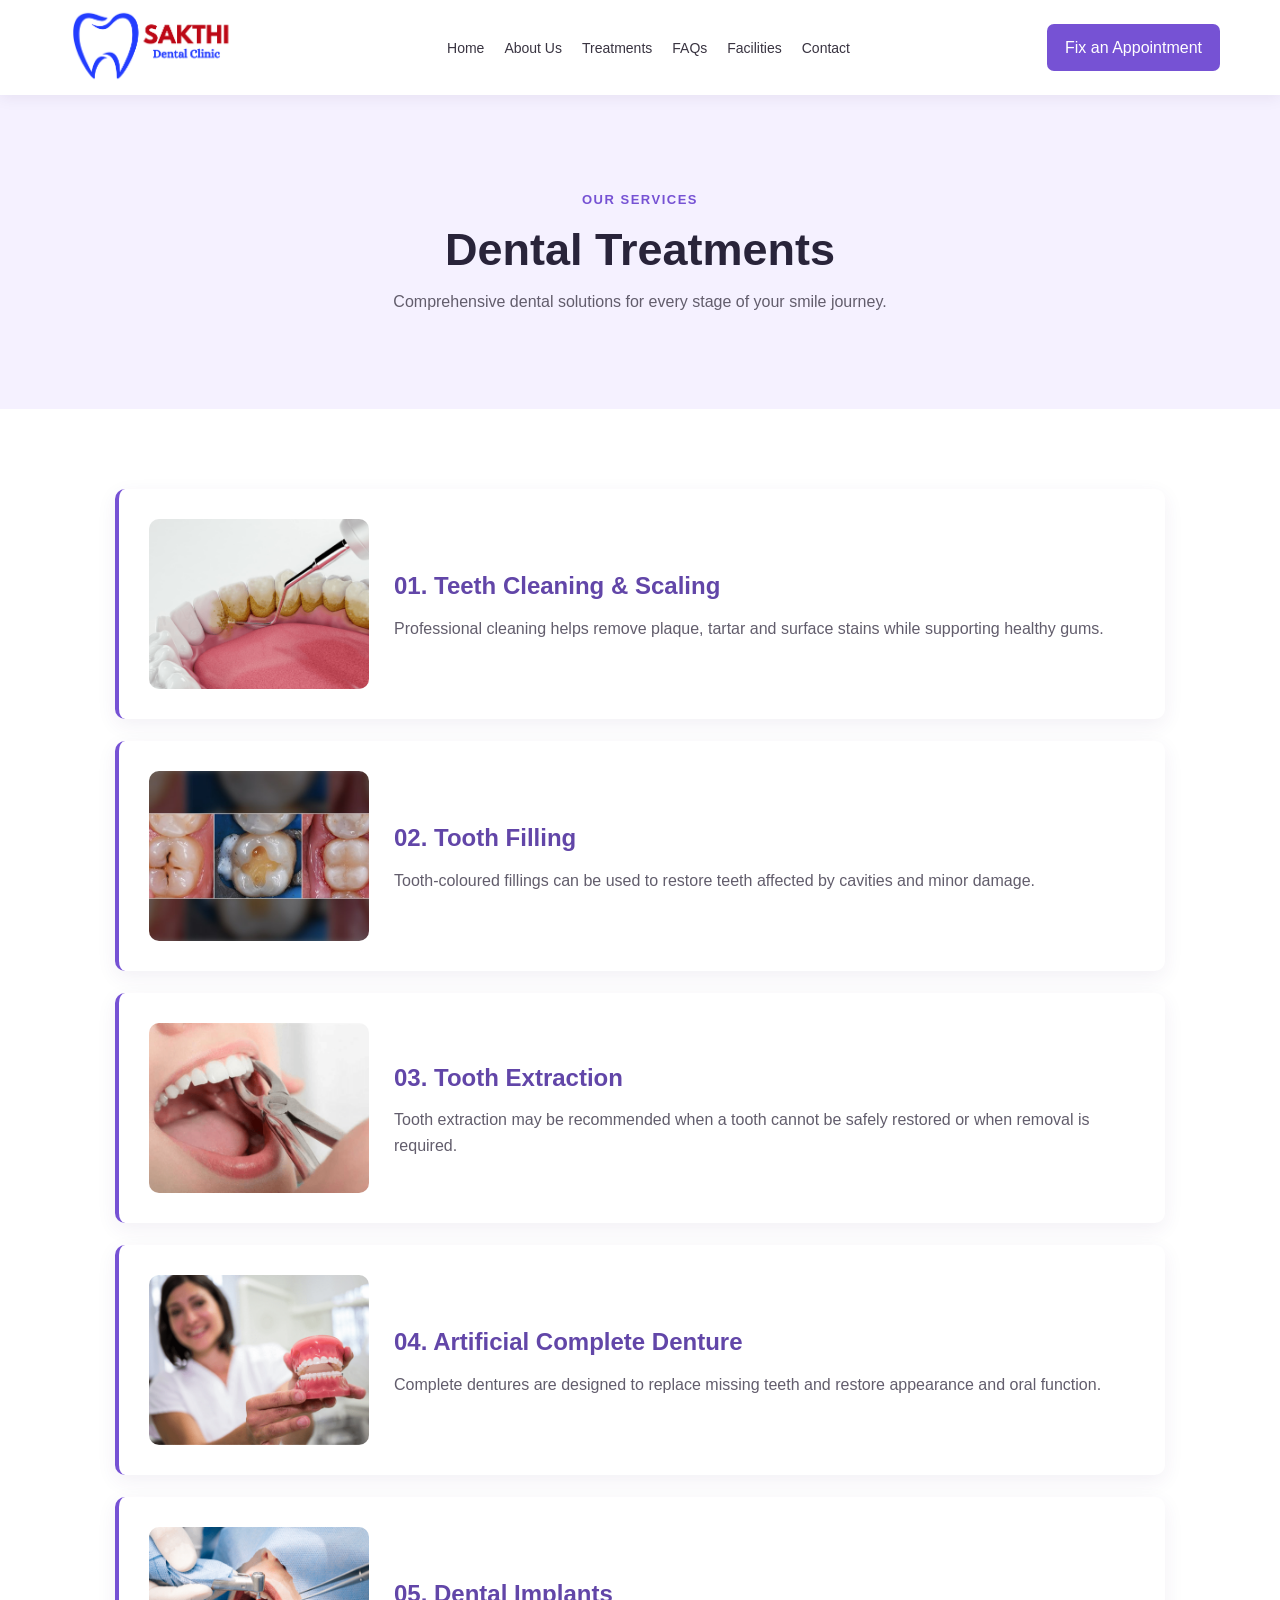
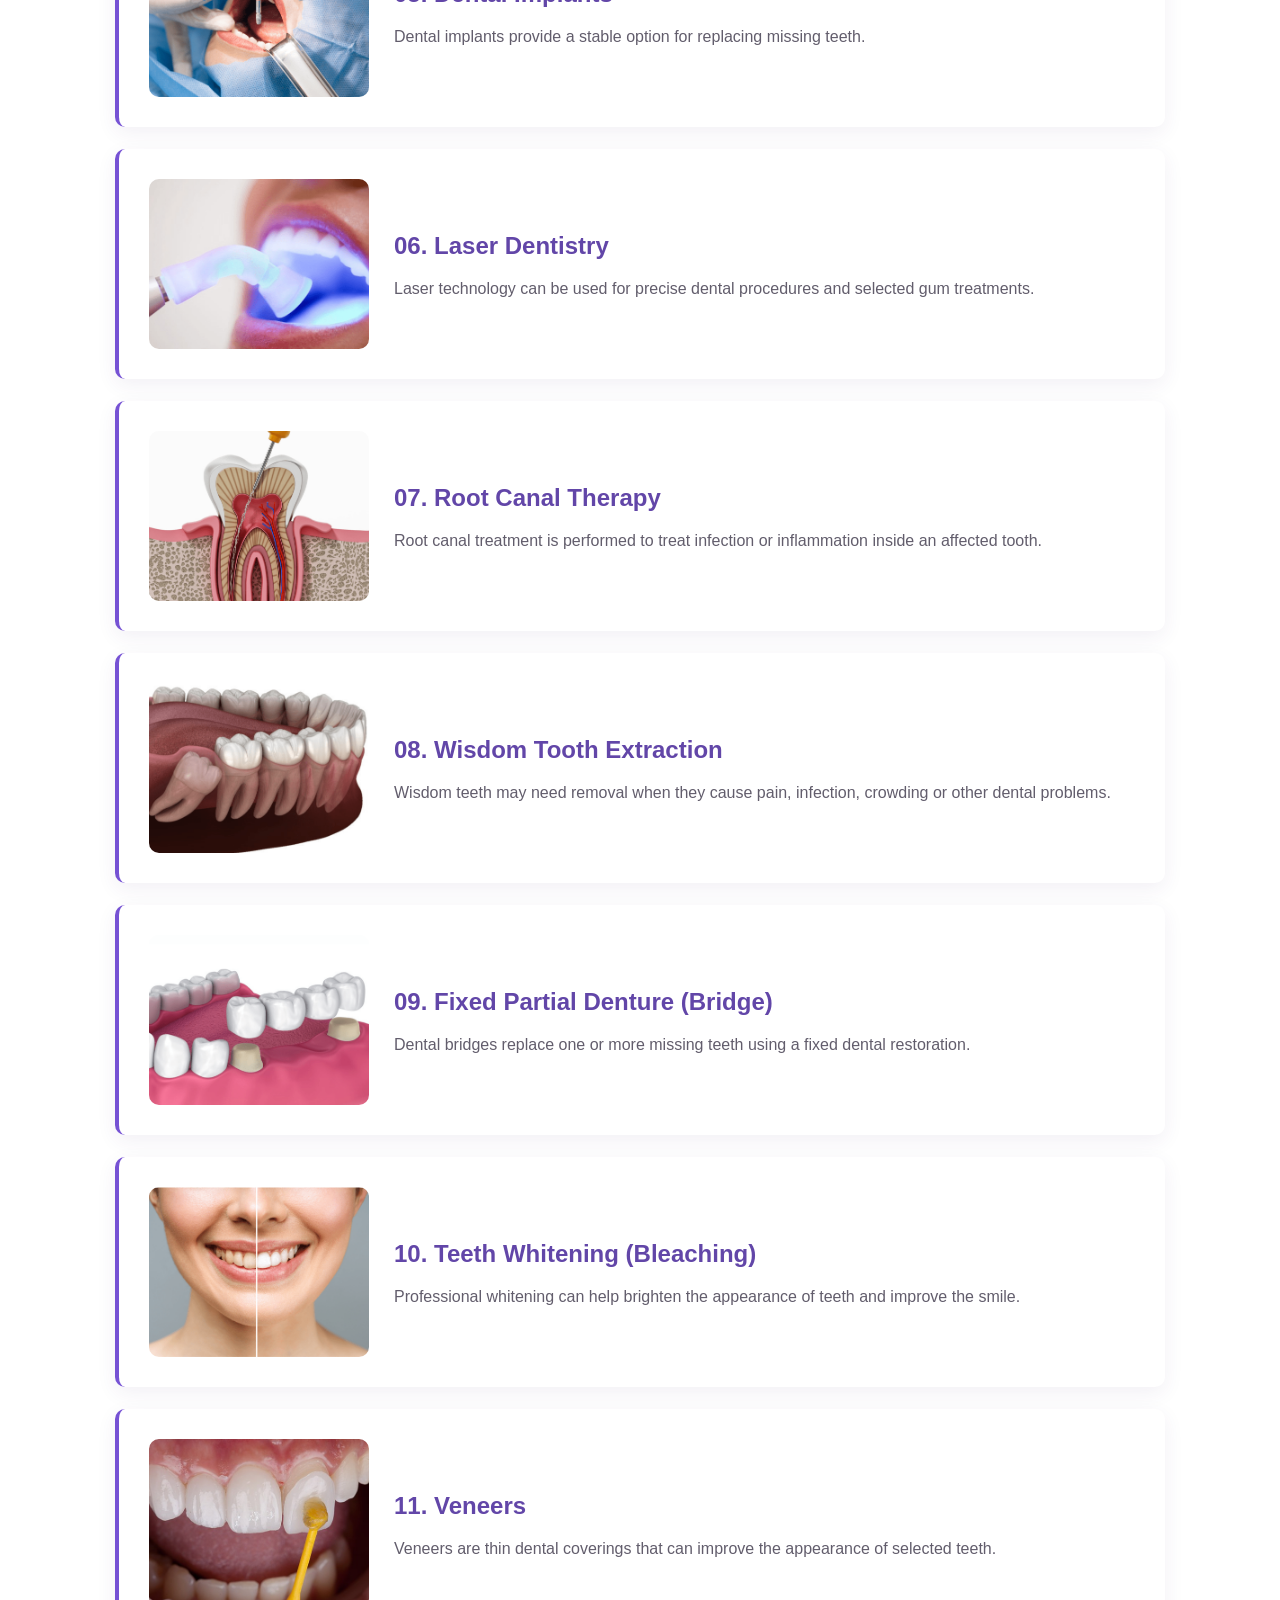
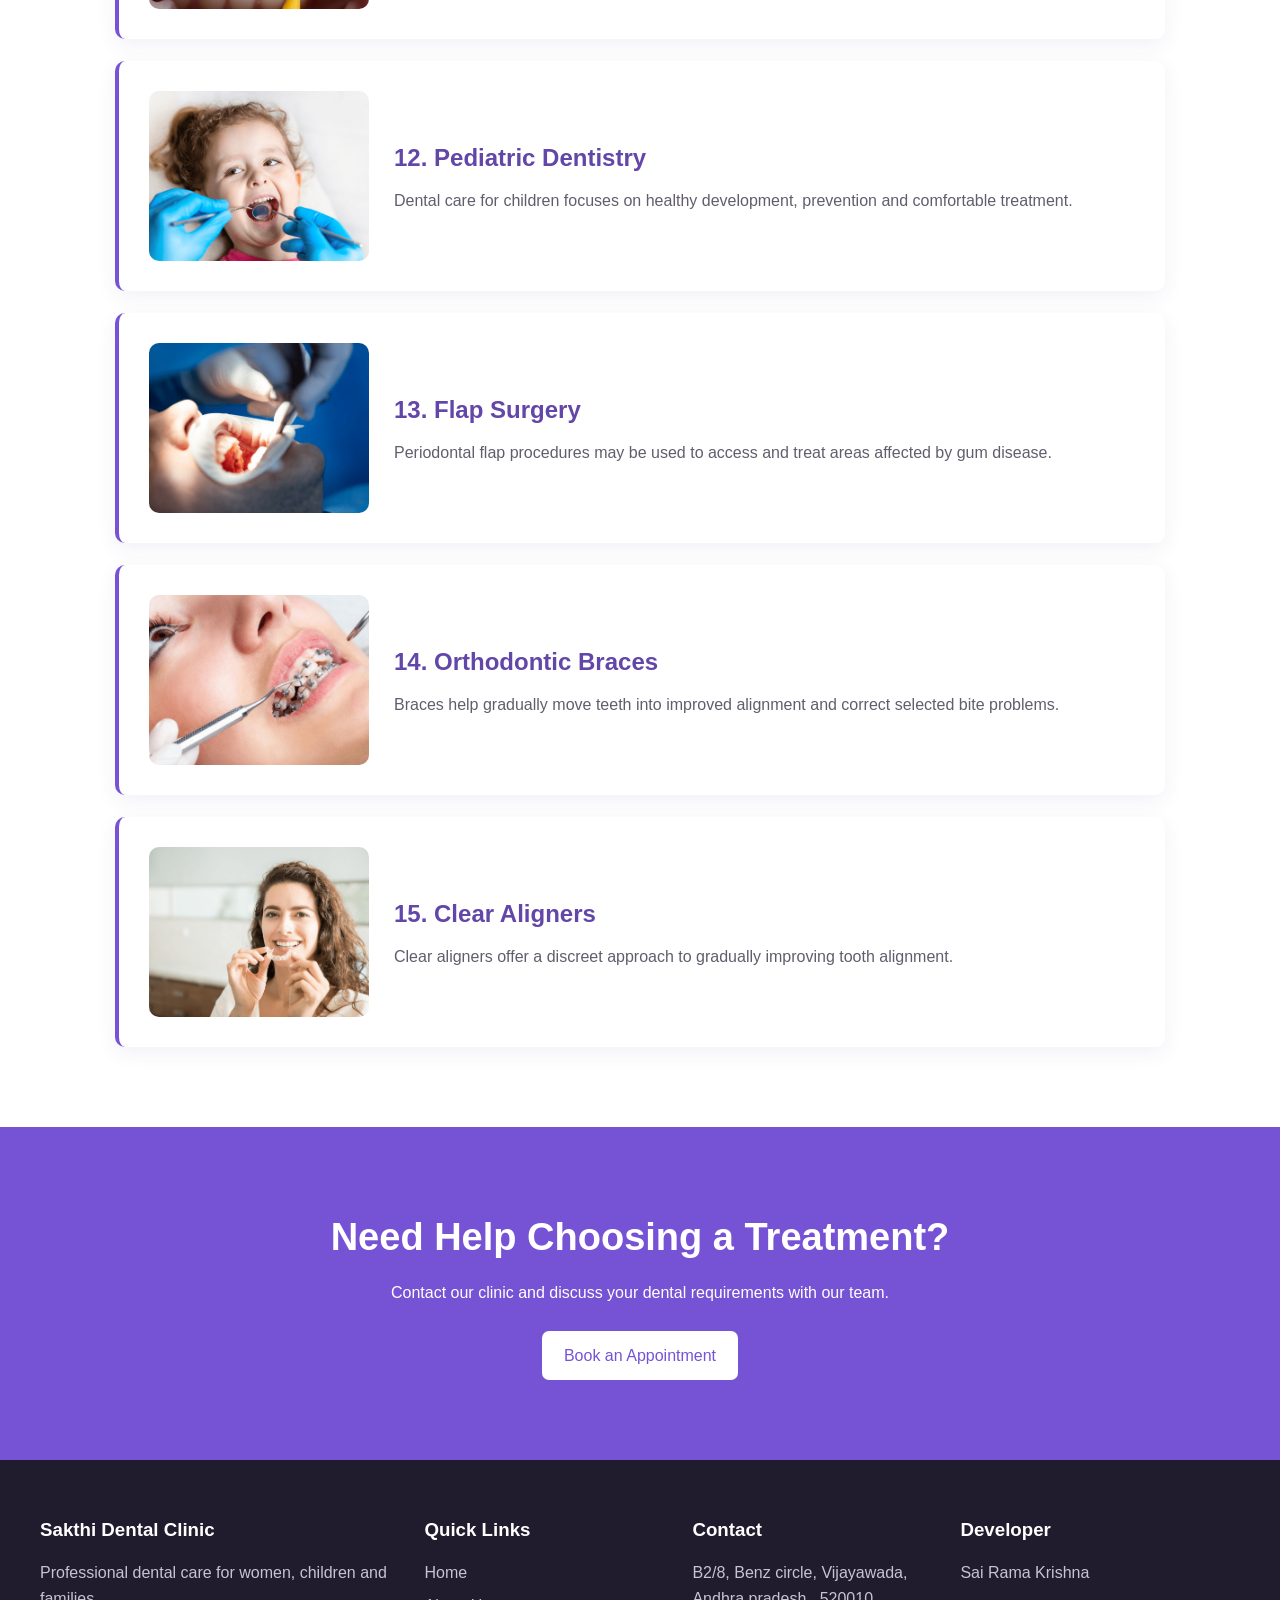
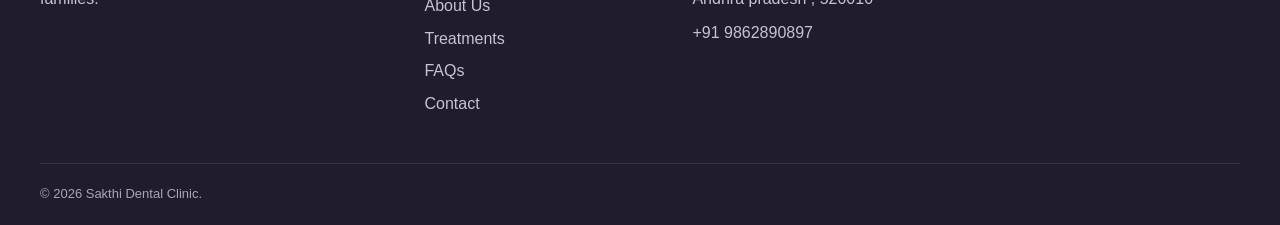
<file: treatments.html>
<!DOCTYPE html>
<html lang="en">

<head>

    <meta charset="UTF-8">

    <meta name="viewport"
        content="width=device-width, initial-scale=1.0">

    <title>Treatments | Sakthi Dental Clinic</title>

    <link rel="stylesheet" href="style.css">

</head>

<body>

    <header>

        <nav class="navbar">

            <a href="index.html" class="logo">

                <img src="images/SDC Logo.png"
                    alt="Sakthi Dental Clinic Logo">

            </a>


            <ul class="nav-links">

                <li>
                    <a href="index.html">Home</a>
                </li>

                <li>
                    <a href="about.html">About Us</a>
                </li>

                <li>
                    <a href="treatments.html">
                        Treatments
                    </a>
                </li>

                <li>
                    <a href="faq.html">FAQs</a>
                </li>

                <li>
                    <a href="index.html#facilities">
                        Facilities
                    </a>
                </li>

                <li>
                    <a href="contact.html">Contact</a>
                </li>

            </ul>


            <a href="contact.html"
                class="nav-button">
                Fix an Appointment
            </a>

        </nav>

    </header>


    <main>

        <section class="page-header">

            <p class="small-title">
                OUR SERVICES
            </p>

            <h1>
                Dental Treatments
            </h1>

            <p>
                Comprehensive dental solutions for
                every stage of your smile journey.
            </p>

        </section>


        <section class="section">

            <div class="treatment-list">


                <div class="treatment treatment-with-image">

                    <img src="images/Teeth Cleaning.png"
                        alt="Teeth Cleaning and Scaling">

                    <div>

                        <h2>
                            01. Teeth Cleaning & Scaling
                        </h2>

                        <p>
                            Professional cleaning helps remove
                            plaque, tartar and surface stains
                            while supporting healthy gums.
                        </p>

                    </div>

                </div>


                <div class="treatment treatment-with-image">

                    <img src="images/Tooth-Filling.jpg"
                        alt="Tooth Filling">

                    <div>

                        <h2>
                            02. Tooth Filling
                        </h2>

                        <p>
                            Tooth-coloured fillings can be used
                            to restore teeth affected by cavities
                            and minor damage.
                        </p>

                    </div>

                </div>


                <div class="treatment treatment-with-image">

                    <img src="images/Teeth Extraction.png"
                        alt="Tooth Extraction">

                    <div>

                        <h2>
                            03. Tooth Extraction
                        </h2>

                        <p>
                            Tooth extraction may be recommended
                            when a tooth cannot be safely restored
                            or when removal is required.
                        </p>

                    </div>

                </div>


                <div class="treatment treatment-with-image">

                    <img src="images/Artificial Complete Denture.png"
                        alt="Artificial Complete Denture">

                    <div>

                        <h2>
                            04. Artificial Complete Denture
                        </h2>

                        <p>
                            Complete dentures are designed to
                            replace missing teeth and restore
                            appearance and oral function.
                        </p>

                    </div>

                </div>


                <div class="treatment treatment-with-image">

                    <img src="images/Impants.png"
                        alt="Dental Implants">

                    <div>

                        <h2>
                            05. Dental Implants
                        </h2>

                        <p>
                            Dental implants provide a stable
                            option for replacing missing teeth.
                        </p>

                    </div>

                </div>


                <div class="treatment treatment-with-image">

                    <img src="images/Laser-Surgery.png"
                        alt="Laser Dentistry">

                    <div>

                        <h2>
                            06. Laser Dentistry
                        </h2>

                        <p>
                            Laser technology can be used for
                            precise dental procedures and
                            selected gum treatments.
                        </p>

                    </div>

                </div>


                <div class="treatment treatment-with-image">

                    <img src="images/Root Canal Treatment.png"
                        alt="Root Canal Treatment">

                    <div>

                        <h2>
                            07. Root Canal Therapy
                        </h2>

                        <p>
                            Root canal treatment is performed to
                            treat infection or inflammation inside
                            an affected tooth.
                        </p>

                    </div>

                </div>


                <div class="treatment treatment-with-image">

                    <img src="images/Wisdom Teeth Removal.png"
                        alt="Wisdom Tooth Extraction">

                    <div>

                        <h2>
                            08. Wisdom Tooth Extraction
                        </h2>

                        <p>
                            Wisdom teeth may need removal when
                            they cause pain, infection, crowding
                            or other dental problems.
                        </p>

                    </div>

                </div>


                <div class="treatment treatment-with-image">

                    <img src="images/Fixed Partial Denture.png"
                        alt="Fixed Partial Denture">

                    <div>

                        <h2>
                            09. Fixed Partial Denture
                            (Bridge)
                        </h2>

                        <p>
                            Dental bridges replace one or more
                            missing teeth using a fixed dental
                            restoration.
                        </p>

                    </div>

                </div>


                <div class="treatment treatment-with-image">

                    <img src="images/Bleaching.png"
                        alt="Teeth Whitening">

                    <div>

                        <h2>
                            10. Teeth Whitening
                            (Bleaching)
                        </h2>

                        <p>
                            Professional whitening can help
                            brighten the appearance of teeth
                            and improve the smile.
                        </p>

                    </div>

                </div>


                <div class="treatment treatment-with-image">

                    <img src="images/Veneer Treatment.jpg"
                        alt="Veneer Treatment">

                    <div>

                        <h2>
                            11. Veneers
                        </h2>

                        <p>
                            Veneers are thin dental coverings
                            that can improve the appearance
                            of selected teeth.
                        </p>

                    </div>

                </div>


                <div class="treatment treatment-with-image">

                    <img src="images/Pediatric-dentistry.png"
                        alt="Pediatric Dentistry">

                    <div>

                        <h2>
                            12. Pediatric Dentistry
                        </h2>

                        <p>
                            Dental care for children focuses
                            on healthy development, prevention
                            and comfortable treatment.
                        </p>

                    </div>

                </div>


                <div class="treatment treatment-with-image">

                    <img src="images/Flap-surgery.png"
                        alt="Flap Surgery">

                    <div>

                        <h2>
                            13. Flap Surgery
                        </h2>

                        <p>
                            Periodontal flap procedures may be
                            used to access and treat areas
                            affected by gum disease.
                        </p>

                    </div>

                </div>


                <div class="treatment treatment-with-image">

                    <img src="images/Orthodonic-Treatment.png"
                        alt="Orthodontic Treatment">

                    <div>

                        <h2>
                            14. Orthodontic Braces
                        </h2>

                        <p>
                            Braces help gradually move teeth
                            into improved alignment and
                            correct selected bite problems.
                        </p>

                    </div>

                </div>


                <div class="treatment treatment-with-image">

                    <img src="images/Aligner.png"
                        alt="Clear Aligners">

                    <div>

                        <h2>
                            15. Clear Aligners
                        </h2>

                        <p>
                            Clear aligners offer a discreet
                            approach to gradually improving
                            tooth alignment.
                        </p>

                    </div>

                </div>

            </div>

        </section>


        <section class="cta-section">

            <h2>
                Need Help Choosing a Treatment?
            </h2>

            <p>
                Contact our clinic and discuss your
                dental requirements with our team.
            </p>

            <a href="contact.html"
                class="button white-button">

                Book an Appointment

            </a>

        </section>

    </main>


    <footer>

        <div class="footer-content">

            <div>

                <h3>
                    Sakthi Dental Clinic
                </h3>

                <p>
                    Professional dental care for
                    women, children and families.
                </p>

            </div>


            <div>

                <h3>
                    Quick Links
                </h3>

                <a href="index.html">Home</a>

                <a href="about.html">About Us</a>

                <a href="treatments.html">
                    Treatments
                </a>

                <a href="faq.html">FAQs</a>

                <a href="contact.html">Contact</a>

            </div>


            <div>

                <h3>
                    Contact
                </h3>

                <p>
                    B2/8, Benz circle, Vijayawada,
                      Andhra pradesh  , 520010
                </p>

                <p>
                    +91 9862890897
                </p>

            </div>


            <div>

                <h3>
                    Developer
                </h3>

                <p>
                    Sai Rama Krishna
                </p>

            </div>

        </div>


        <div class="copyright">

            <p>
                © 2026 Sakthi Dental Clinic.
            </p>

        </div>

    </footer>


    <script src="script.js"></script>

</body>

</html>
</file>
<file: style.css>
* {
    margin: 0;
    padding: 0;
    box-sizing: border-box;
}

html {
    scroll-behavior: smooth;
}

body {
    font-family: Arial, sans-serif;
    color: #29243a;
    background: #ffffff;
    line-height: 1.6;
}

img {
    max-width: 100%;
    display: block;
}

a {
    text-decoration: none;
}

button,
input,
textarea {
    font-family: inherit;
}


/* NAVBAR */

header {
    background: #ffffff;
    position: sticky;
    top: 0;
    z-index: 1000;
    box-shadow: 0 2px 15px rgba(50, 30, 80, 0.08);
}

.navbar {
    max-width: 1200px;
    margin: auto;
    padding: 10px 20px;
    display: flex;
    align-items: center;
    justify-content: space-between;
    gap: 25px;
}

.logo {
    display: flex;
    align-items: center;
}

.logo img {
    width: 190px;
    height: 75px;
    object-fit: contain;
}

.nav-links {
    display: flex;
    gap: 20px;
    list-style: none;
}

.nav-links a {
    color: #393441;
    font-size: 14px;
}

.nav-links a:hover {
    color: #7652d4;
}

.nav-button {
    background: #7652d4;
    color: white;
    padding: 11px 18px;
    border-radius: 7px;
    white-space: nowrap;
}


/* HERO */

.hero {
    min-height: 650px;
    padding: 70px 20px;
    display: grid;
    grid-template-columns: 1fr 1fr;
    gap: 50px;
    align-items: center;
    background: #f5f1ff;
}

.hero-content {
    max-width: 620px;
    margin-left: auto;
}

.small-title {
    color: #7652d4;
    font-size: 13px;
    font-weight: bold;
    letter-spacing: 1.5px;
    margin-bottom: 12px;
}

.hero h1 {
    font-size: 54px;
    line-height: 1.12;
    margin-bottom: 22px;
}

.hero-content > p:not(.small-title) {
    color: #625d6c;
    margin-bottom: 28px;
    max-width: 570px;
}

.hero-image img {
    width: 100%;
    height: 470px;
    object-fit: cover;
    border-radius: 25px;
}


/* BUTTONS */

.button {
    display: inline-block;
    background: #7652d4;
    color: white;
    padding: 12px 22px;
    border-radius: 7px;
    border: none;
    cursor: pointer;
}

.button:hover {
    background: #603eaf;
}

.secondary {
    background: white;
    color: #7652d4;
    border: 1px solid #7652d4;
}

.secondary:hover {
    color: white;
}

.hero-buttons {
    display: flex;
    gap: 12px;
    flex-wrap: wrap;
}

.center-button {
    text-align: center;
    margin-top: 35px;
}


/* ASSURANCE */

.assurance {
    display: grid;
    grid-template-columns: 1fr 1fr;
    background: #7652d4;
    color: white;
}

.assurance-image img {
    width: 100%;
    height: 320px;
    object-fit: cover;
}

.assurance-text {
    display: flex;
    flex-direction: column;
    justify-content: center;
    padding: 40px 8%;
}

.assurance-text h2 {
    font-size: 38px;
    line-height: 1.2;
    margin-bottom: 12px;
}

.tooth-icon {
    font-size: 40px;
    margin-bottom: 10px;
}


/* SECTIONS */

.section {
    max-width: 1200px;
    margin: auto;
    padding: 80px 20px;
}

.light-section {
    max-width: none;
    background: #faf8ff;
}

.section-heading {
    max-width: 700px;
    margin: 0 auto 45px;
    text-align: center;
}

.section-heading h2 {
    font-size: 35px;
    line-height: 1.2;
    margin-bottom: 12px;
}

.section-heading p:last-child {
    color: #66616f;
}


/* CARDS */

.cards {
    display: grid;
    gap: 22px;
}

.four-cards {
    grid-template-columns: repeat(4, 1fr);
}

.three-cards {
    grid-template-columns: repeat(3, 1fr);
}

.card,
.testimonial,
.service-card {
    background: white;
    border-radius: 14px;
    box-shadow: 0 7px 25px rgba(70, 45, 110, 0.08);
}

.card {
    padding: 28px;
}

.card h3 {
    margin-bottom: 10px;
}

.card p {
    color: #66616f;
}

.icon {
    width: 45px;
    height: 45px;
    display: flex;
    align-items: center;
    justify-content: center;
    background: #f0eaff;
    color: #7652d4;
    border-radius: 50%;
    font-size: 21px;
    margin-bottom: 18px;
}


/* SERVICE CARDS */

.service-card {
    overflow: hidden;
}

.service-card img {
    width: 100%;
    height: 200px;
    object-fit: cover;
}

.service-content {
    padding: 25px;
}

.service-content h3 {
    margin-bottom: 8px;
}

.service-content p {
    color: #66616f;
}

.service-content a {
    display: inline-block;
    margin-top: 15px;
    color: #7652d4;
    font-weight: bold;
}


/* TESTIMONIALS */

.testimonial {
    padding: 30px;
}

.testimonial p {
    color: #625d6c;
    margin-bottom: 20px;
}

.stars {
    color: #7652d4;
    margin-bottom: 15px;
}


/* FACILITIES */

.facility-grid {
    max-width: 1150px;
    margin: auto;
    display: grid;
    grid-template-columns: repeat(5, 1fr);
    gap: 18px;
}

.facility {
    background: white;
    text-align: center;
    padding: 25px 15px;
    border-radius: 12px;
    box-shadow: 0 5px 18px rgba(70, 45, 110, 0.06);
}

.facility img {
    width: 60px;
    height: 60px;
    object-fit: contain;
    margin: 0 auto 15px;
}

.facility h3 {
    margin-bottom: 7px;
}

.facility p {
    color: #66616f;
    font-size: 14px;
}


/* GALLERY */

.gallery-grid {
    display: grid;
    grid-template-columns: repeat(3, 1fr);
    gap: 20px;
}

.gallery-grid img {
    width: 100%;
    height: 280px;
    object-fit: cover;
    border-radius: 15px;
}


/* PAGE HEADER */

.page-header {
    padding: 95px 20px;
    text-align: center;
    background: #f5f1ff;
}

.page-header h1 {
    font-size: 45px;
    line-height: 1.2;
    margin-bottom: 12px;
}

.page-header p:last-child {
    color: #625d6c;
}


/* ABOUT */

.about-section {
    display: grid;
    grid-template-columns: 1fr 1fr;
    gap: 55px;
    align-items: center;
}

.about-image img {
    width: 100%;
    height: 430px;
    object-fit: cover;
    border-radius: 18px;
}

.about-content h2 {
    font-size: 38px;
    margin-bottom: 20px;
}

.about-content p {
    color: #625d6c;
    margin-bottom: 18px;
}


/* DOCTORS */

.doctor-grid {
    display: grid;
    grid-template-columns: repeat(3, 1fr);
    gap: 20px;
}

.doctor-card {
    background: white;
    padding: 30px 20px;
    border-radius: 12px;
    text-align: center;
    box-shadow: 0 7px 25px rgba(70, 45, 110, 0.08);
}

.doctor-card h3 {
    color: #342d43;
    margin-bottom: 6px;
}

.doctor-card p {
    color: #7652d4;
}


/* TREATMENTS */

.treatment-list {
    max-width: 1050px;
    margin: auto;
    display: grid;
    gap: 22px;
}

.treatment {
    background: white;
    padding: 30px;
    border-left: 4px solid #7652d4;
    border-radius: 10px;
    box-shadow: 0 6px 20px rgba(70, 45, 110, 0.07);
}

.treatment h2 {
    color: #6246a8;
    margin-bottom: 10px;
}

.treatment p {
    color: #625d6c;
}

.treatment-with-image {
    display: grid;
    grid-template-columns: 220px 1fr;
    gap: 25px;
    align-items: center;
}

.treatment-with-image img {
    width: 220px;
    height: 170px;
    object-fit: cover;
    border-radius: 10px;
}


/* FAQ */

.faq-container {
    max-width: 900px;
    margin: auto;
}

.faq-item {
    background: white;
    border: 1px solid #e5e0ef;
    border-radius: 10px;
    margin-bottom: 12px;
    overflow: hidden;
}

.faq-question {
    width: 100%;
    border: none;
    background: white;
    padding: 20px;
    display: flex;
    justify-content: space-between;
    align-items: center;
    text-align: left;
    font-weight: bold;
    font-size: 16px;
    cursor: pointer;
    color: #29243a;
}

.faq-question span {
    font-size: 22px;
    color: #7652d4;
}

.faq-answer {
    display: none;
    padding: 0 20px 20px;
}

.faq-answer p {
    color: #625d6c;
}

.faq-item.active .faq-answer {
    display: block;
}


/* CONTACT */

.contact-section {
    max-width: 1100px;
    margin: auto;
    padding: 80px 20px;
    display: grid;
    grid-template-columns: 1fr 1fr;
    gap: 40px;
}

.contact-form,
.contact-info {
    background: #faf8ff;
    padding: 35px;
    border-radius: 14px;
}

.contact-form h2,
.contact-info h2 {
    margin-bottom: 10px;
}

.contact-form > p {
    color: #625d6c;
    margin-bottom: 25px;
}

form {
    display: flex;
    flex-direction: column;
    gap: 9px;
}

label {
    font-weight: bold;
    margin-top: 8px;
}

input,
textarea {
    width: 100%;
    padding: 13px;
    border: 1px solid #d7d1e1;
    border-radius: 7px;
    outline: none;
}

input:focus,
textarea:focus {
    border-color: #7652d4;
}

textarea {
    height: 140px;
    resize: vertical;
}

#formMessage {
    margin-top: 10px;
    font-weight: bold;
}

.contact-item {
    display: flex;
    gap: 15px;
    margin-top: 25px;
}

.contact-icon {
    min-width: 42px;
    height: 42px;
    display: flex;
    align-items: center;
    justify-content: center;
    background: #eee7ff;
    color: #7652d4;
    border-radius: 50%;
}

.contact-item h3 {
    margin-bottom: 4px;
}

.contact-item p {
    color: #625d6c;
}


/* PRIVACY */

.policy {
    max-width: 900px;
    margin: auto;
    padding: 80px 20px;
}

.policy h2 {
    margin-top: 35px;
    margin-bottom: 10px;
}

.policy p {
    color: #625d6c;
}


/* CTA */

.cta-section {
    padding: 80px 20px;
    background: #7652d4;
    color: white;
    text-align: center;
}

.cta-section h2 {
    font-size: 38px;
    margin-bottom: 12px;
}

.cta-section p {
    margin-bottom: 25px;
}

.white-button {
    background: white;
    color: #7652d4;
}


/* FOOTER */

footer {
    background: #201b2d;
    color: white;
    padding: 55px 20px 20px;
}

.footer-content {
    max-width: 1200px;
    margin: auto;
    display: grid;
    grid-template-columns: 1.5fr 1fr 1fr 1.2fr;
    gap: 35px;
}

.footer-content h3 {
    margin-bottom: 15px;
}

.footer-content p {
    color: #c8c3d1;
    margin-bottom: 8px;
}

.footer-content a {
    display: block;
    color: #c8c3d1;
    margin-bottom: 7px;
}

.footer-content a:hover {
    color: white;
}

.copyright {
    max-width: 1200px;
    margin: 40px auto 0;
    padding-top: 20px;
    border-top: 1px solid #393346;
    display: flex;
    justify-content: space-between;
    gap: 20px;
}

.copyright p {
    color: #aaa4b5;
    font-size: 13px;
}


/* TABLET */

@media (max-width: 1050px) {

    .navbar {
        flex-wrap: wrap;
    }

    .nav-links {
        gap: 12px;
    }

    .hero {
        grid-template-columns: 1fr;
    }

    .hero-content {
        margin: auto;
        text-align: center;
    }

    .hero-content > p:not(.small-title) {
        margin-left: auto;
        margin-right: auto;
    }

    .four-cards {
        grid-template-columns: repeat(2, 1fr);
    }

    .facility-grid {
        grid-template-columns: repeat(3, 1fr);
    }

}


/* MOBILE */

@media (max-width: 750px) {

    .navbar {
        justify-content: center;
    }

    .nav-links {
        flex-wrap: wrap;
        justify-content: center;
    }

    .hero {
        padding-top: 50px;
    }

    .hero h1 {
        font-size: 40px;
    }

    .hero-image img {
        height: 350px;
    }

    .assurance {
        grid-template-columns: 1fr;
    }

    .assurance-text {
        padding: 50px 25px;
        text-align: center;
    }

    .three-cards,
    .four-cards,
    .doctor-grid,
    .contact-section,
    .about-section {
        grid-template-columns: 1fr;
    }

    .facility-grid {
        grid-template-columns: repeat(2, 1fr);
    }

    .gallery-grid {
        grid-template-columns: 1fr;
    }

    .treatment-with-image {
        grid-template-columns: 1fr;
    }

    .treatment-with-image img {
        width: 100%;
        height: 230px;
    }

    .footer-content {
        grid-template-columns: 1fr 1fr;
    }

    .copyright {
        flex-direction: column;
    }

}


/* SMALL MOBILE */

@media (max-width: 450px) {

    .logo img {
        width: 165px;
        height: 65px;
    }

    .nav-button {
        width: 100%;
        text-align: center;
    }

    .hero h1 {
        font-size: 34px;
    }

    .hero-buttons {
        flex-direction: column;
    }

    .hero-buttons .button {
        text-align: center;
    }

    .facility-grid {
        grid-template-columns: 1fr;
    }

    .footer-content {
        grid-template-columns: 1fr;
    }

    .page-header h1 {
        font-size: 35px;
    }

}
</file>
